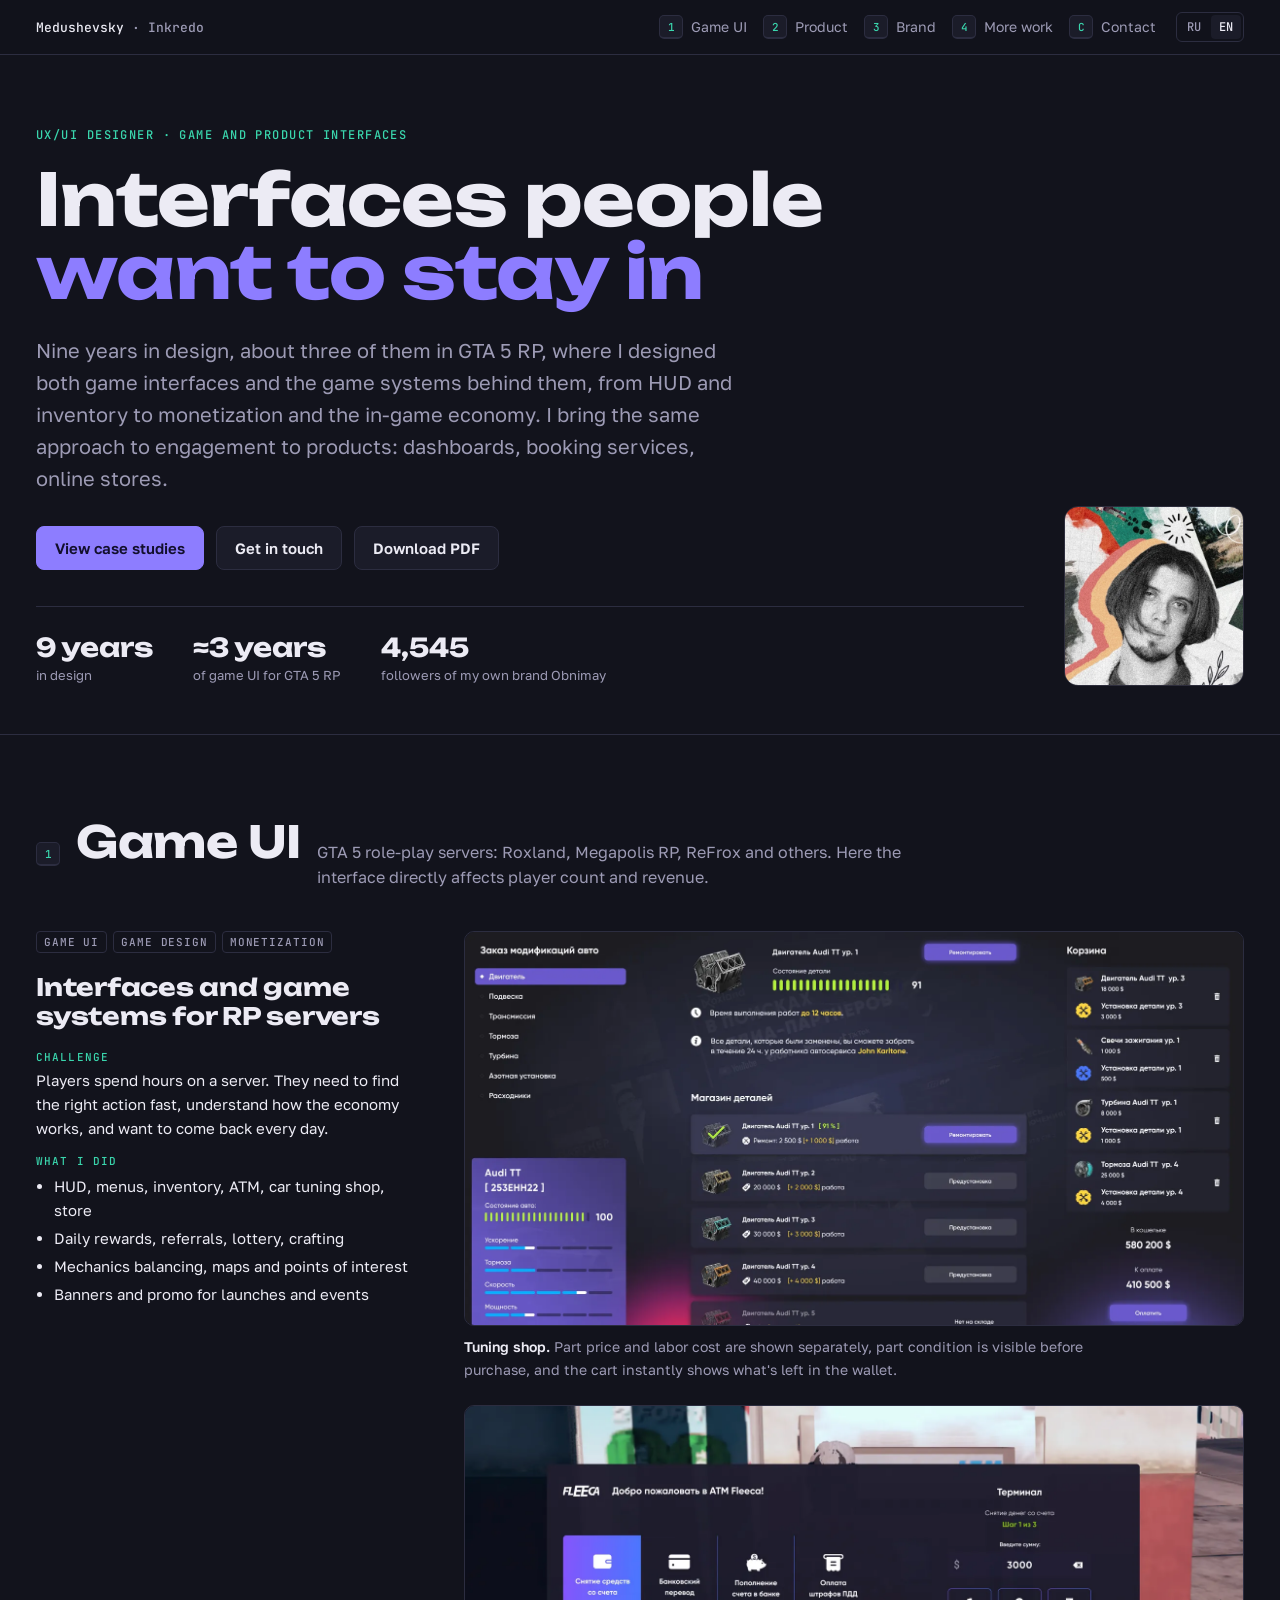
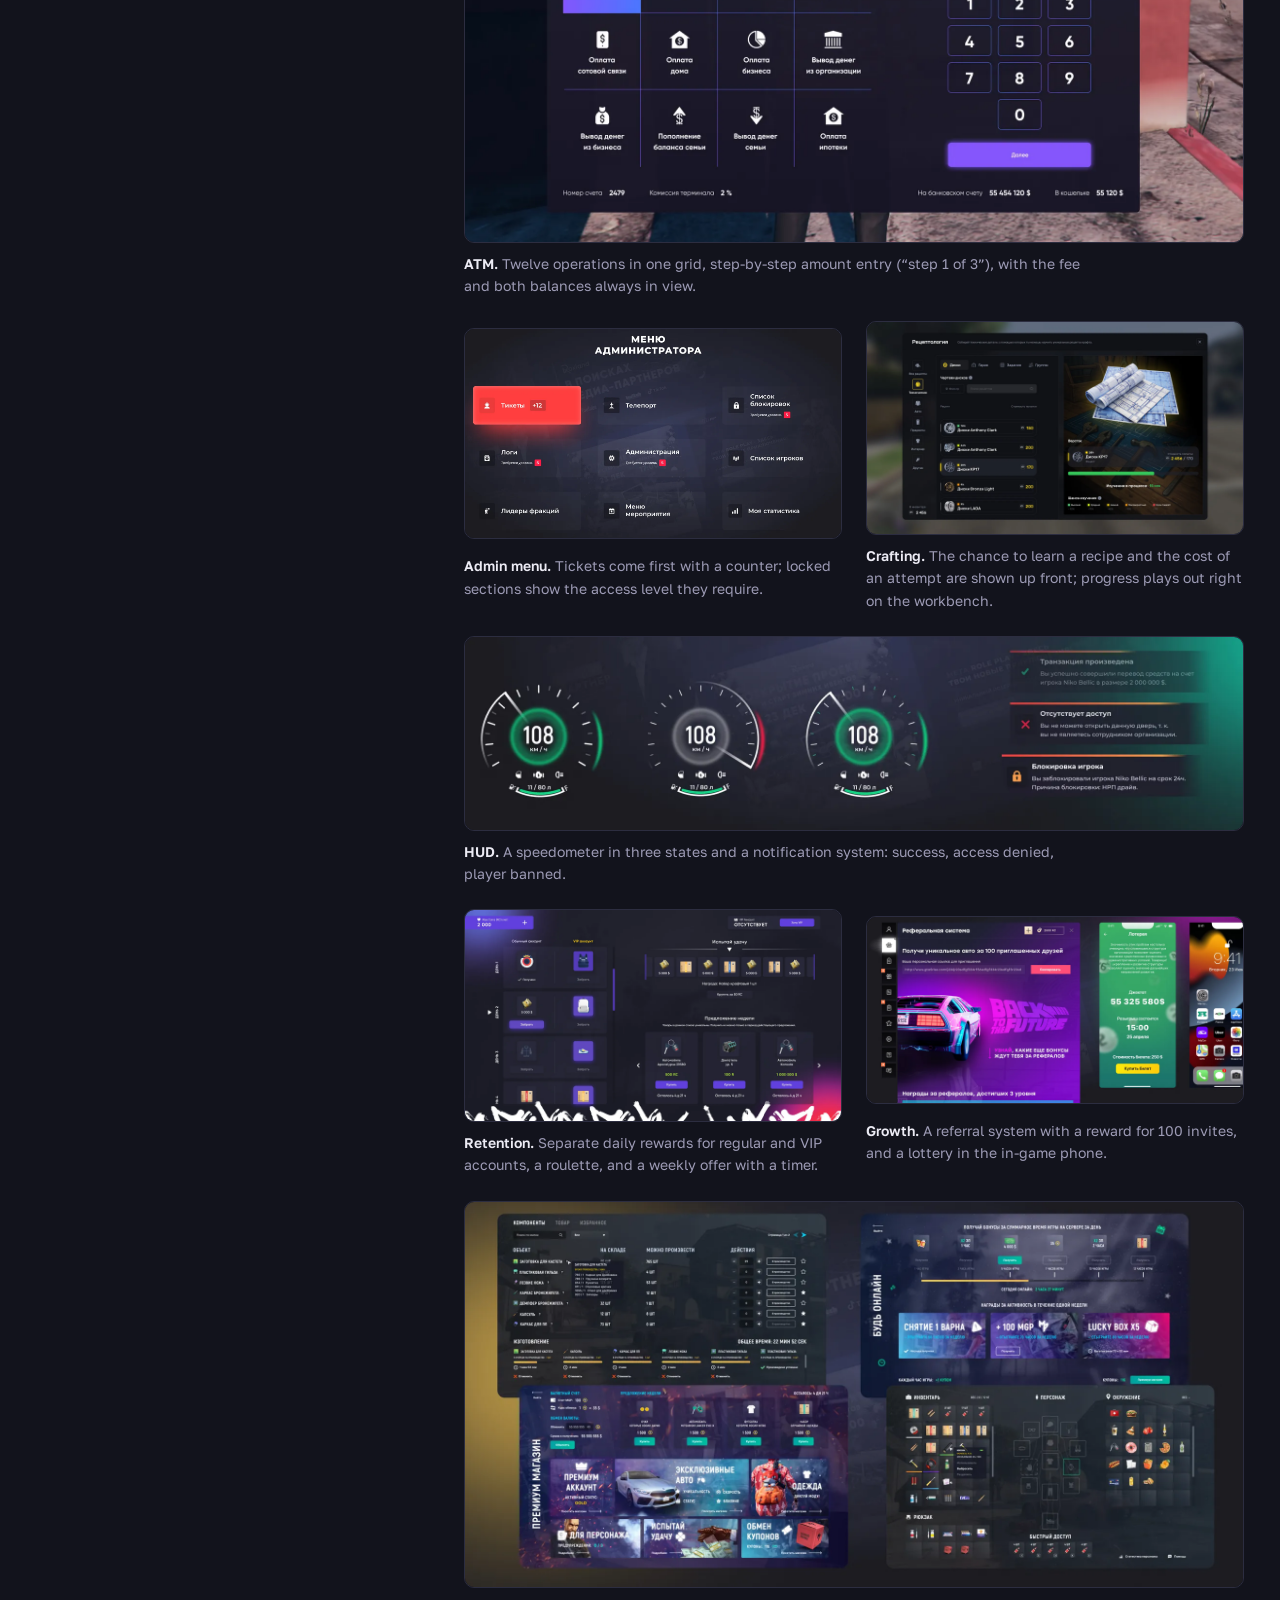
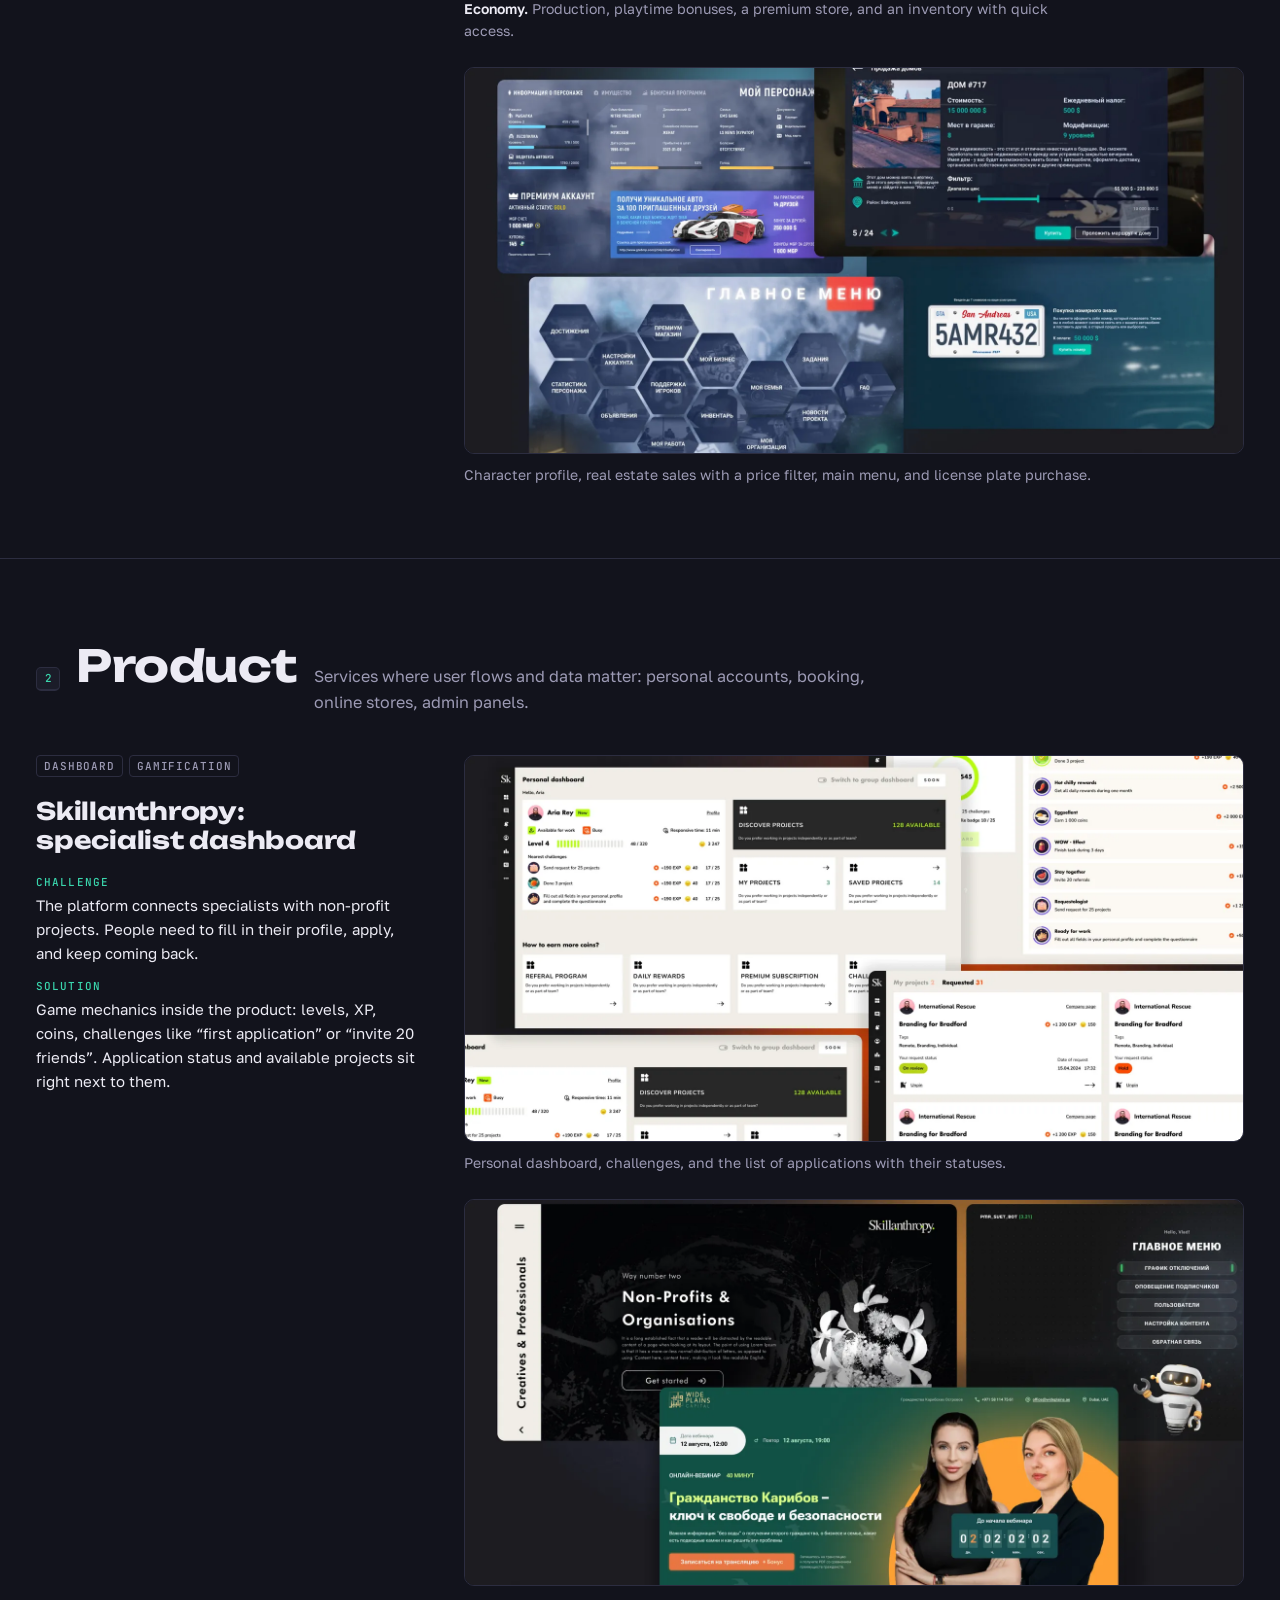
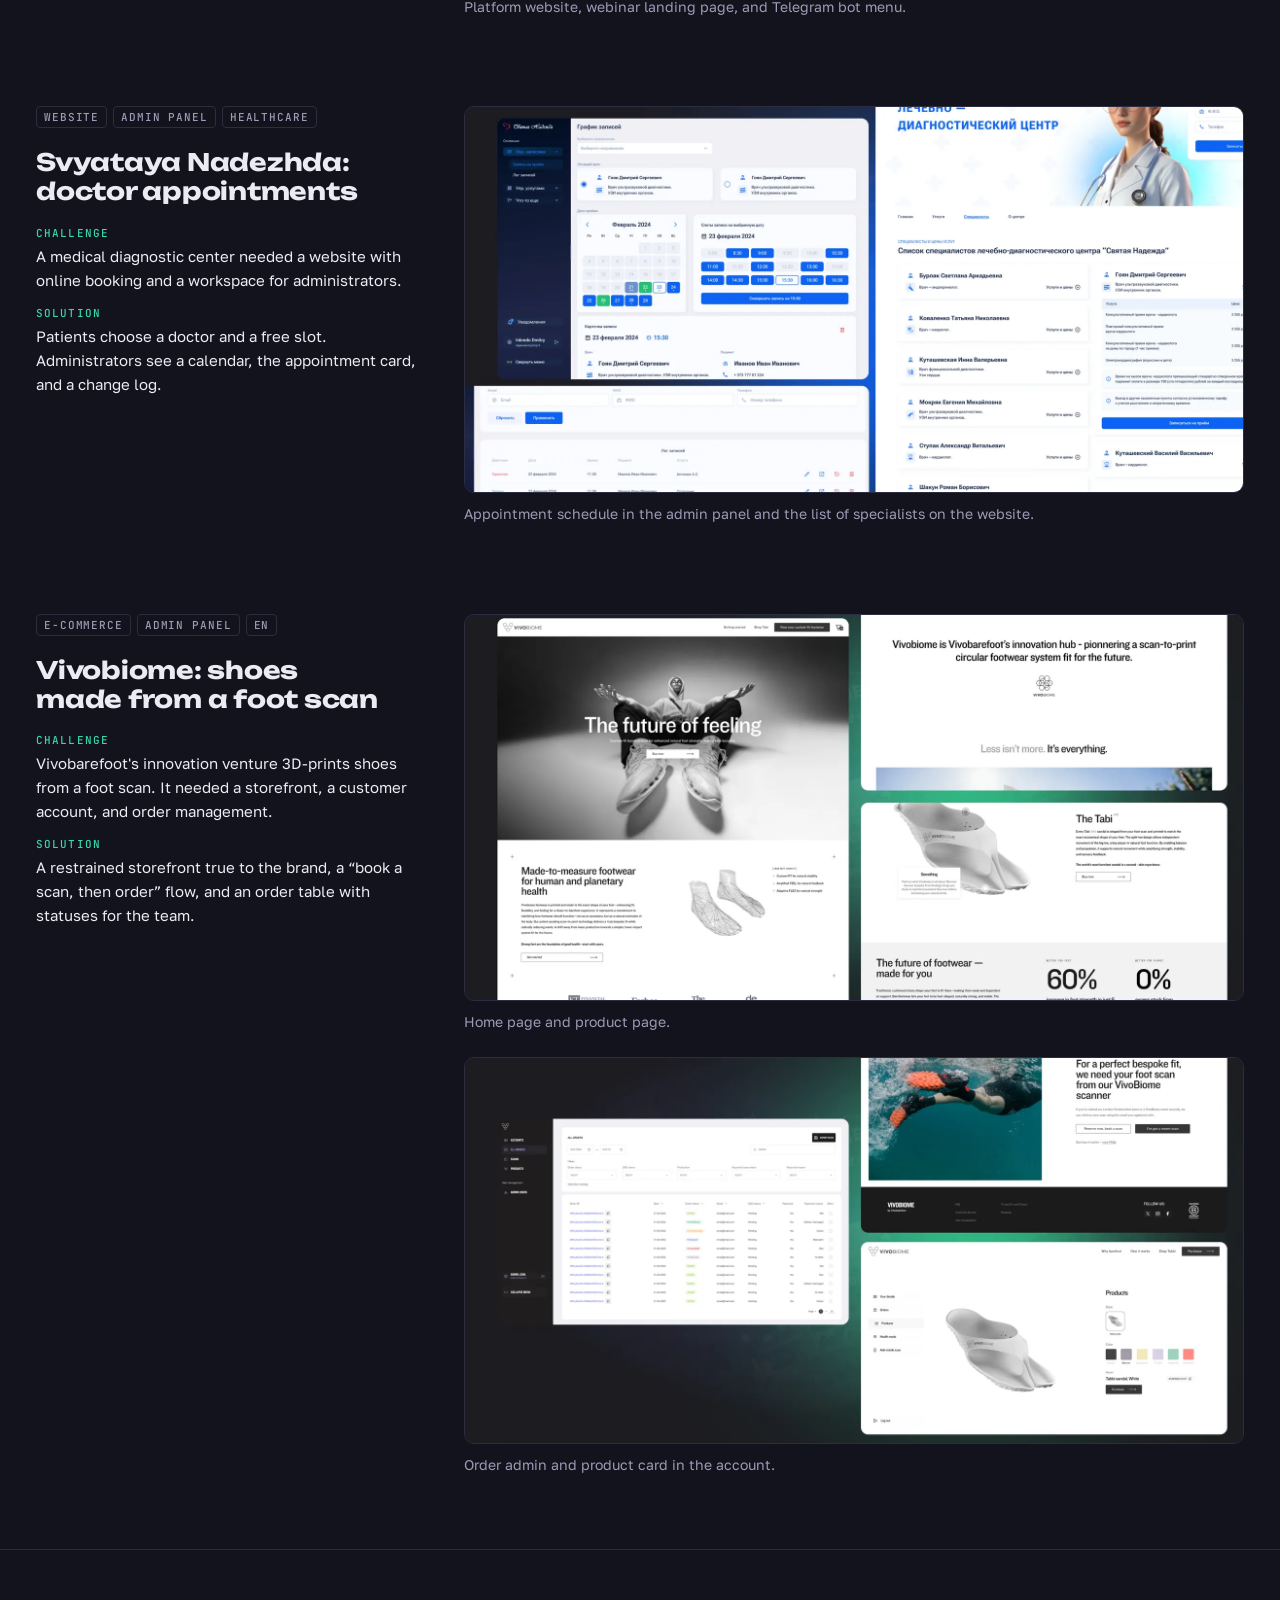
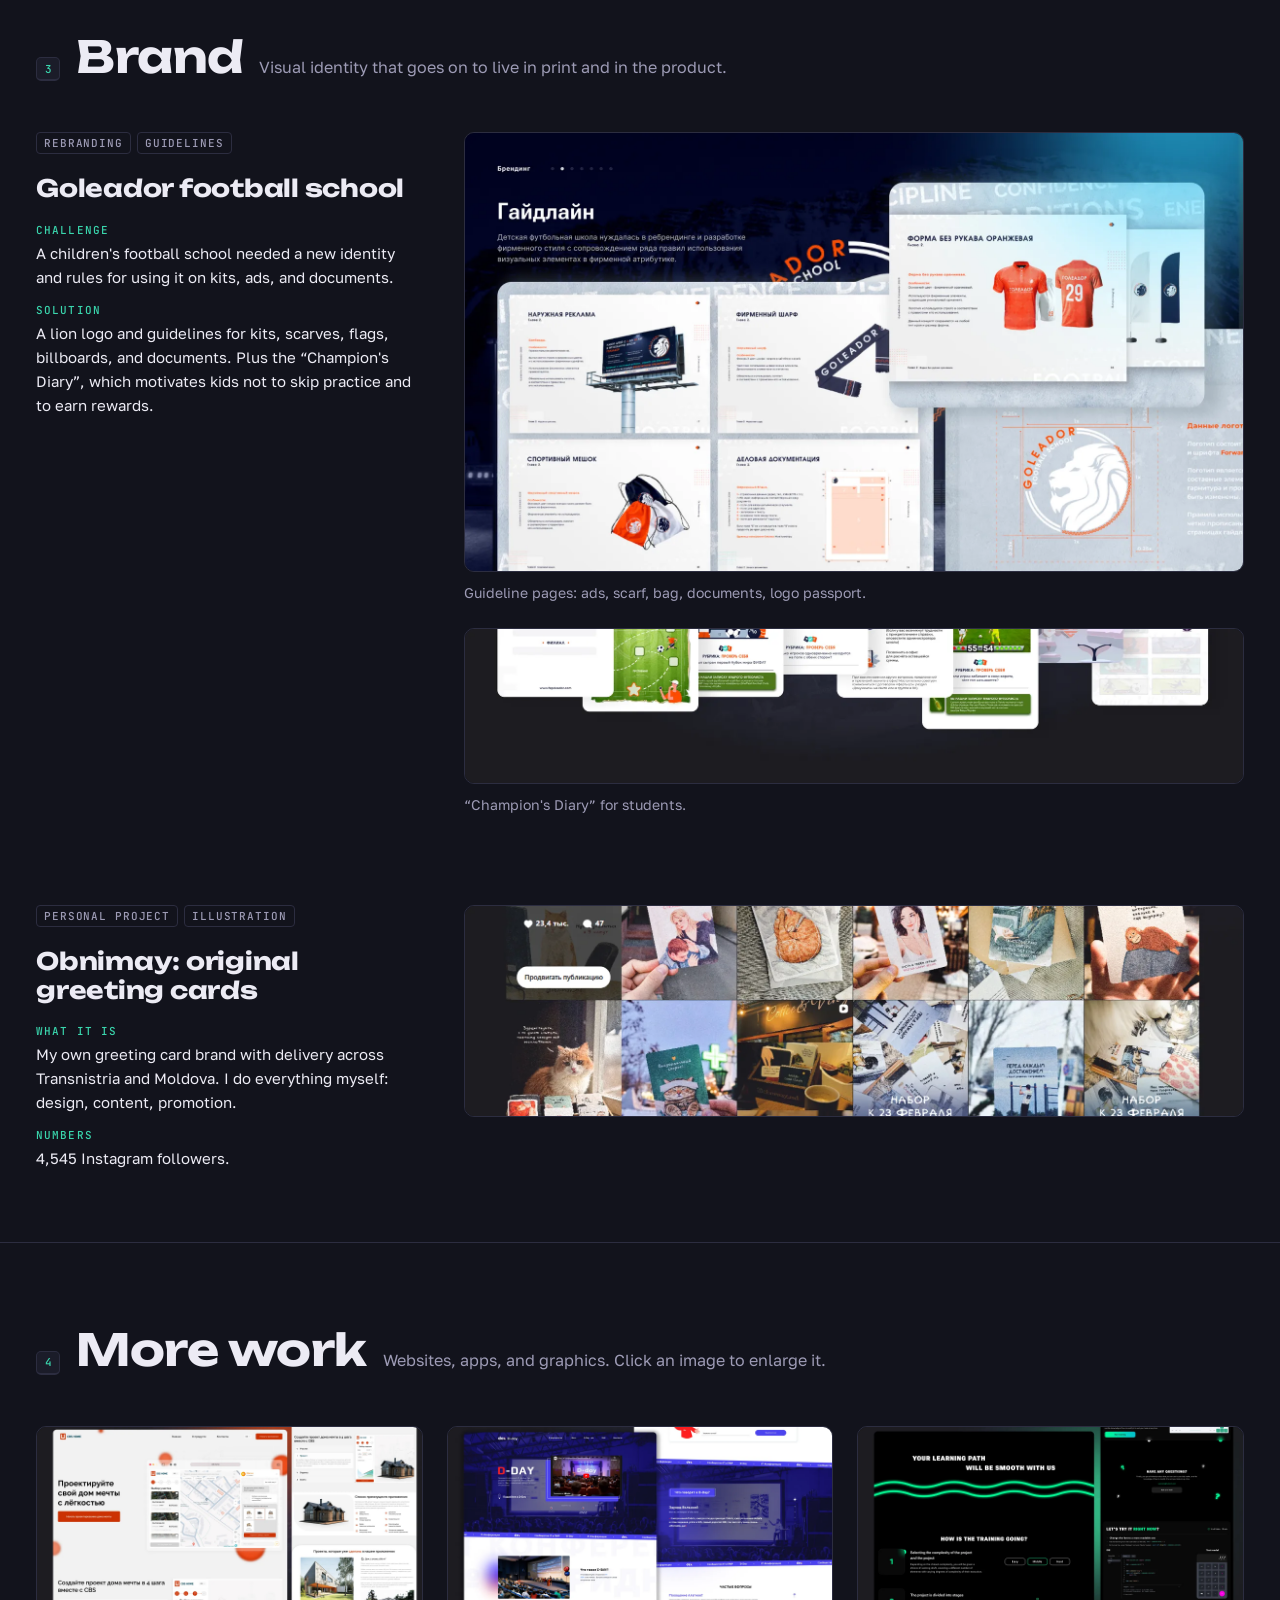
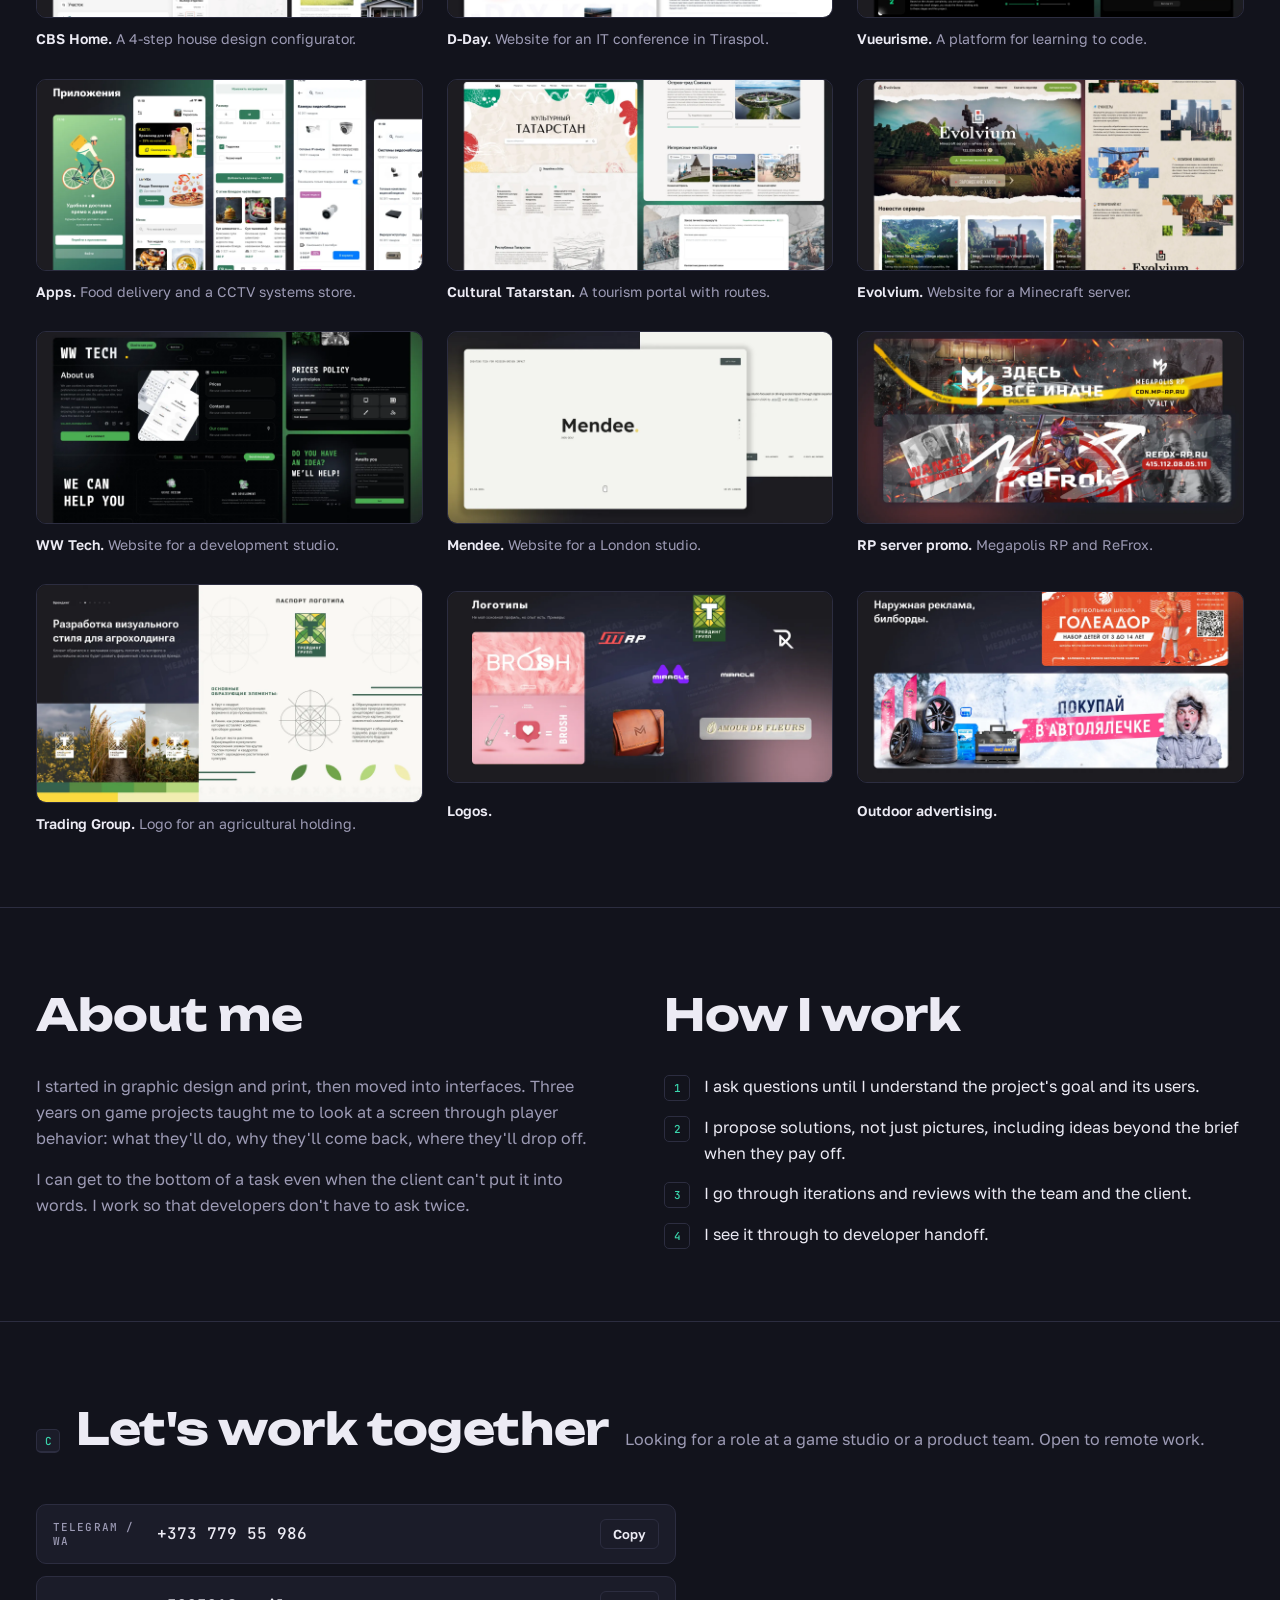
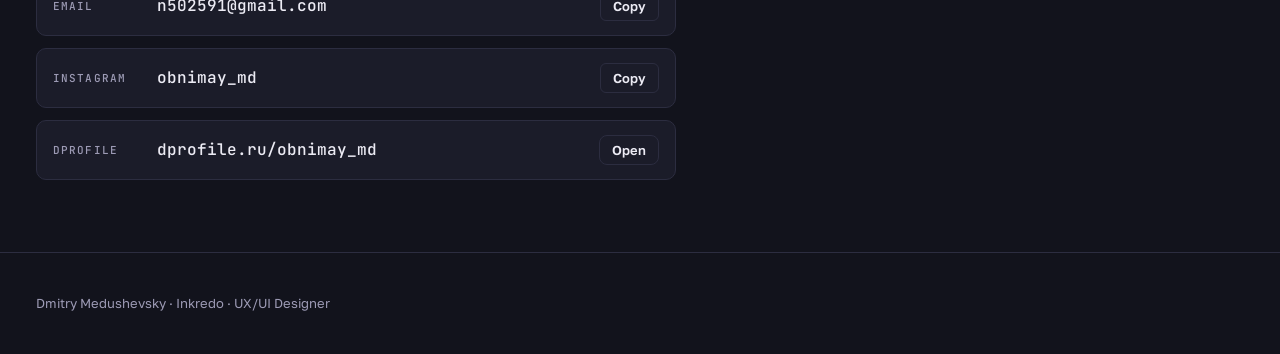
<file: index.html>
<!doctype html>
<html lang="ru">
<head>
<meta charset="utf-8">
<meta name="viewport" content="width=device-width, initial-scale=1, viewport-fit=cover">
<title>Дмитрий Медушевский — UX/UI дизайнер</title>
<meta name="description" content="Портфолио Дмитрия Медушевского: игровые интерфейсы, продуктовый UX/UI и брендинг.">
<link rel="alternate" hreflang="ru" href="https://dmitry-cv.github.io/">
<link rel="alternate" hreflang="en" href="https://dmitry-cv.github.io/en/">
<link rel="alternate" hreflang="x-default" href="https://dmitry-cv.github.io/en/">
<script>
// Non-Russian-speaking visitors get the English page, unless they picked a language in the switcher.
(function(){
  var p;try{p=localStorage.getItem('lang')}catch(e){}
  if(p==='ru')return;
  var l=((navigator.languages&&navigator.languages[0])||navigator.language||'').toLowerCase();
  if(p==='en'||(!p&&!/^(ru|uk|be|kk)(-|$)/.test(l)))location.replace('en/'+location.hash);
})();
</script>
<link rel="preconnect" href="https://fonts.googleapis.com">
<link rel="stylesheet" href="https://fonts.googleapis.com/css2?family=Unbounded:wght@500;700&family=Golos+Text:wght@400;500;600&family=JetBrains+Mono:wght@500&display=swap">
<link rel="stylesheet" href="css/style.css">
</head>
<body>
<nav class="bar" aria-label="Разделы">
  <div class="wrap">
    <div class="brand"><b>Медушевский</b> · Inkredo</div>
    <ul class="keys">
      <li><a href="#games" data-short="Игры"><kbd>1</kbd><span>Игровые интерфейсы</span></a></li>
      <li><a href="#product" data-short="Продукты"><kbd>2</kbd><span>Продукты</span></a></li>
      <li><a href="#brand" data-short="Бренд"><kbd>3</kbd><span>Бренд</span></a></li>
      <li><a href="#more" data-short="Ещё"><kbd>4</kbd><span>Другие работы</span></a></li>
      <li><a href="#contact" data-short="Связь"><kbd>C</kbd><span>Контакты</span></a></li>
    </ul>
    <div class="lang"><span aria-current="true">RU</span><a href="en/" hreflang="en" lang="en" data-lang="en">EN</a></div>
  </div>
</nav>

<header class="hero">
  <div class="wrap">
    <div>
      <div class="eyebrow">UX/UI дизайнер · игровые и продуктовые интерфейсы</div>
      <h1>Интерфейсы, в&nbsp;которых <em>хочется остаться</em></h1>
      <p class="lead">Девять лет в дизайне, из них около трёх в GTA 5 RP: делал игровые интерфейсы и сами игровые системы, от HUD и инвентаря до доната и экономики. Тот же подход к вовлечению переношу в продукты: дашборды, сервисы записи, интернет-магазины.</p>
      <div class="cta">
        <a class="btn primary" href="#games">Смотреть кейсы</a>
        <a class="btn" href="#contact">Связаться</a>
        <a class="btn" href="pdf/Medushevsky-portfolio-ru.pdf" download>Скачать PDF</a>
      </div>
      <p class="print-contacts">+373 779 55 986 (Telegram / WA) · n502591@gmail.com · dmitry-cv.github.io</p>
      <div class="facts">
        <div><strong>9 лет</strong><span>в дизайне</span></div>
        <div><strong>≈3 года</strong><span>игровой UI на GTA 5 RP</span></div>
        <div><strong>4 545</strong><span>подписчиков у личного бренда Obnimay</span></div>
      </div>
    </div>
    <img class="portrait" src="img/portrait.webp" alt="Дмитрий Медушевский" width="460" height="460">
  </div>
</header>

<main>
<!-- GAMES -->
<section class="chapter" id="games">
  <div class="wrap">
    <div class="chapter-head">
      <kbd>1</kbd>
      <h2>Игровые интерфейсы</h2>
      <p>Role Play серверы GTA 5: Roxland, Megapolis RP, ReFrox и другие. Здесь интерфейс напрямую влияет на онлайн и доход проекта.</p>
    </div>

    <article class="case">
      <div class="case-text">
        <div class="tags"><span>Game UI</span><span>Геймдизайн</span><span>Монетизация</span></div>
        <h3>Интерфейсы и игровые системы для RP-серверов</h3>
        <dl>
          <div><dt>Задача</dt><dd>Игрок проводит на сервере часы. Ему нужно быстро находить нужное действие, понимать правила экономики и хотеть возвращаться каждый день.</dd></div>
          <div><dt>Что я делал</dt><dd>
            <ul>
              <li>HUD, меню, инвентарь, банкомат, автосервис, магазин</li>
              <li>Ежедневные награды, рефералка, лотерея, крафт</li>
              <li>Баланс механик, карты и точки интереса</li>
              <li>Баннеры и промо для запусков и ивентов</li>
            </ul></dd></div>
        </dl>
      </div>

      <div class="screens">
        <figure>
          <button class="shot" type="button"><img src="img/tuning.webp" alt="Экран заказа модификаций авто" loading="lazy" width="1600" height="809"></button>
          <figcaption><b>Автосервис.</b> Цена детали и стоимость работ разделены, состояние детали видно до покупки, а корзина сразу считает остаток в кошельке.</figcaption>
        </figure>
        <figure>
          <button class="shot" type="button"><img src="img/atm.webp" alt="Интерфейс банкомата Fleeca" loading="lazy" width="1600" height="896"></button>
          <figcaption><b>Банкомат.</b> Двенадцать операций в одной сетке, ввод суммы по шагам («шаг 1 из 3»), комиссия и оба баланса всегда перед глазами.</figcaption>
        </figure>
        <div class="pair">
          <figure>
            <button class="shot" type="button"><img src="img/admin.webp" alt="Меню администратора" loading="lazy" width="1470" height="820"></button>
            <figcaption><b>Меню администратора.</b> Тикеты первыми и со счётчиком, закрытые разделы показывают требуемый уровень доступа.</figcaption>
          </figure>
          <figure>
            <button class="shot" type="button"><img src="img/craft.webp" alt="Интерфейс крафта Рецептология" loading="lazy" width="1600" height="900"></button>
            <figcaption><b>Крафт.</b> Шанс изучения рецепта и цена попытки видны заранее, прогресс идёт прямо на верстаке.</figcaption>
          </figure>
        </div>
        <figure>
          <button class="shot" type="button"><img src="img/hud.webp" alt="Спидометр и уведомления HUD" loading="lazy" width="1600" height="396"></button>
          <figcaption><b>HUD.</b> Спидометр в трёх состояниях и система уведомлений: успех, нет доступа, блокировка игрока.</figcaption>
        </figure>
        <div class="pair">
          <figure>
            <button class="shot" type="button"><img src="img/daily.webp" alt="Ежедневные награды и предложение недели" loading="lazy" width="1600" height="896"></button>
            <figcaption><b>Удержание.</b> Ежедневные награды отдельно для обычного и VIP-аккаунта, рулетка и предложение недели с таймером.</figcaption>
          </figure>
          <figure>
            <button class="shot" type="button"><img src="img/referral.webp" alt="Реферальная система и лотерея в игровом телефоне" loading="lazy" width="1600" height="792"></button>
            <figcaption><b>Рост.</b> Реферальная система с наградой за 100 приглашённых и лотерея в игровом телефоне.</figcaption>
          </figure>
        </div>
        <figure>
          <button class="shot" type="button"><img src="img/shop.webp" alt="Премиум-магазин, инвентарь и производство" loading="lazy" width="1600" height="792"></button>
          <figcaption><b>Экономика.</b> Производство, бонусы за онлайн, премиум-магазин и инвентарь с быстрым доступом.</figcaption>
        </figure>
        <figure>
          <button class="shot" type="button"><img src="img/gamemenus.webp" alt="Меню персонажа, продажа домов, главное меню" loading="lazy" width="1600" height="792"></button>
          <figcaption>Профиль персонажа, продажа недвижимости с фильтром по цене, главное меню и покупка номерного знака.</figcaption>
        </figure>
      </div>
    </article>
  </div>
</section>

<!-- PRODUCT -->
<section class="chapter" id="product">
  <div class="wrap">
    <div class="chapter-head">
      <kbd>2</kbd>
      <h2>Продукты</h2>
      <p>Сервисы, где важны сценарии и данные: личные кабинеты, запись, интернет-магазины, админки.</p>
    </div>

    <article class="case">
      <div class="case-text">
        <div class="tags"><span>Дашборд</span><span>Геймификация</span></div>
        <h3>Skillanthropy: кабинет специалиста</h3>
        <dl>
          <div><dt>Задача</dt><dd>Платформа связывает специалистов с некоммерческими проектами. Нужно, чтобы люди заполняли профиль, откликались и возвращались.</dd></div>
          <div><dt>Решение</dt><dd>Механики из игр в продукте: уровни, опыт, монеты, челленджи вроде «первый отклик» или «пригласи 20 друзей». Рядом статус заявок и доступные проекты.</dd></div>
        </dl>
      </div>
      <div class="screens">
        <figure>
          <button class="shot" type="button"><img src="img/sk.webp" alt="Личный кабинет Skillanthropy с челленджами" loading="lazy" width="1600" height="792"></button>
          <figcaption>Личный кабинет, челленджи и список заявок с их статусами.</figcaption>
        </figure>
        <figure>
          <button class="shot" type="button"><img src="img/skill.webp" alt="Сайт Skillanthropy и другие лендинги" loading="lazy" width="1600" height="792"></button>
          <figcaption>Сайт платформы, лендинг вебинара и меню Telegram-бота.</figcaption>
        </figure>
      </div>
    </article>

    <article class="case">
      <div class="case-text">
        <div class="tags"><span>Сайт</span><span>Админка</span><span>Медицина</span></div>
        <h3>«Святая Надежда»: запись к врачу</h3>
        <dl>
          <div><dt>Задача</dt><dd>Лечебно-диагностическому центру нужен сайт с записью к специалистам и рабочее место администратора.</dd></div>
          <div><dt>Решение</dt><dd>Пациент выбирает врача и свободный слот. Администратор видит календарь, карточку записи и журнал изменений.</dd></div>
        </dl>
      </div>
      <div class="screens">
        <figure>
          <button class="shot" type="button"><img src="img/med.webp" alt="График записей и сайт медицинского центра" loading="lazy" width="1600" height="792"></button>
          <figcaption>График записей в админке и список специалистов на сайте.</figcaption>
        </figure>
      </div>
    </article>

    <article class="case">
      <div class="case-text">
        <div class="tags"><span>E-commerce</span><span>Админка</span><span>EN</span></div>
        <h3>Vivobiome: обувь по скану стопы</h3>
        <dl>
          <div><dt>Задача</dt><dd>Инновационное направление Vivobarefoot печатает обувь по 3D-скану стопы. Нужны витрина, личный кабинет и управление заказами.</dd></div>
          <div><dt>Решение</dt><dd>Сдержанная витрина в духе бренда, путь «запись на скан, потом заказ» и таблица заказов со статусами для команды.</dd></div>
        </dl>
      </div>
      <div class="screens">
        <figure>
          <button class="shot" type="button"><img src="img/vivo1.webp" alt="Сайт Vivobiome" loading="lazy" width="1600" height="792"></button>
          <figcaption>Главная и страница продукта.</figcaption>
        </figure>
        <figure>
          <button class="shot" type="button"><img src="img/vivo2.webp" alt="Админка заказов Vivobiome" loading="lazy" width="1600" height="792"></button>
          <figcaption>Админка заказов и карточка товара в кабинете.</figcaption>
        </figure>
      </div>
    </article>
  </div>
</section>

<!-- BRAND -->
<section class="chapter" id="brand">
  <div class="wrap">
    <div class="chapter-head">
      <kbd>3</kbd>
      <h2>Бренд</h2>
      <p>Фирменный стиль, который потом живёт в носителях и в продукте.</p>
    </div>

    <article class="case">
      <div class="case-text">
        <div class="tags"><span>Ребрендинг</span><span>Гайдлайн</span></div>
        <h3>Футбольная школа «Голеадор»</h3>
        <dl>
          <div><dt>Задача</dt><dd>Детской футбольной школе нужен был новый стиль и правила его использования на форме, рекламе и документах.</dd></div>
          <div><dt>Решение</dt><dd>Логотип со львом, гайдлайн на форму, шарфы, флаги, билборды и документы. Отдельно «Дневник чемпиона»: он мотивирует детей не пропускать тренировки и получать поощрения.</dd></div>
        </dl>
      </div>
      <div class="screens">
        <figure>
          <button class="shot" type="button"><img src="img/goleador.webp" alt="Гайдлайн футбольной школы Голеадор" loading="lazy" width="1600" height="900"></button>
          <figcaption>Страницы гайдлайна: реклама, шарф, мешок, документы, паспорт логотипа.</figcaption>
        </figure>
        <figure>
          <button class="shot" type="button"><img src="img/diary.webp" alt="Дневник чемпиона" loading="lazy" width="1600" height="317"></button>
          <figcaption>«Дневник чемпиона» для учеников.</figcaption>
        </figure>
      </div>
    </article>

    <article class="case">
      <div class="case-text">
        <div class="tags"><span>Личный проект</span><span>Иллюстрация</span></div>
        <h3>Obnimay: авторские открытки</h3>
        <dl>
          <div><dt>Что это</dt><dd>Собственный бренд открыток с доставкой по Приднестровью и Молдове. Делаю всё сам: дизайн, контент, продвижение.</dd></div>
          <div><dt>Цифры</dt><dd>4 545 подписчиков в Instagram.</dd></div>
        </dl>
      </div>
      <div class="screens">
        <figure>
          <button class="shot" type="button"><img src="img/obnimay.webp" alt="Открытки Obnimay" loading="lazy" width="1600" height="433"></button>
        </figure>
      </div>
    </article>
  </div>
</section>

<!-- MORE -->
<section class="chapter" id="more">
  <div class="wrap">
    <div class="chapter-head">
      <kbd>4</kbd>
      <h2>Другие работы</h2>
      <p>Сайты, приложения и графика. Нажмите на картинку, чтобы увеличить.</p>
    </div>
    <div class="grid">
      <figure><button class="shot" type="button"><img src="img/cbs.webp" alt="CBS Home" loading="lazy" width="1600" height="792"></button><figcaption><b>CBS Home.</b> Конструктор проекта дома за 4 шага.</figcaption></figure>
      <figure><button class="shot" type="button"><img src="img/dday.webp" alt="D-Day" loading="lazy" width="1600" height="792"></button><figcaption><b>D-Day.</b> Сайт IT-конференции в Тирасполе.</figcaption></figure>
      <figure><button class="shot" type="button"><img src="img/vue.webp" alt="Обучение Vue.js" loading="lazy" width="1600" height="792"></button><figcaption><b>Vueurisme.</b> Платформа обучения программированию.</figcaption></figure>
      <figure><button class="shot" type="button"><img src="img/apps.webp" alt="Мобильные приложения" loading="lazy" width="1600" height="792"></button><figcaption><b>Приложения.</b> Доставка еды и магазин систем видеонаблюдения.</figcaption></figure>
      <figure><button class="shot" type="button"><img src="img/tatar.webp" alt="Культурный Татарстан" loading="lazy" width="1600" height="792"></button><figcaption><b>Культурный Татарстан.</b> Туристический портал с маршрутами.</figcaption></figure>
      <figure><button class="shot" type="button"><img src="img/evolvium.webp" alt="Evolvium" loading="lazy" width="1600" height="792"></button><figcaption><b>Evolvium.</b> Сайт игрового сервера Minecraft.</figcaption></figure>
      <figure><button class="shot" type="button"><img src="img/wwtech.webp" alt="WW Tech" loading="lazy" width="1600" height="792"></button><figcaption><b>WW Tech.</b> Сайт студии разработки.</figcaption></figure>
      <figure><button class="shot" type="button"><img src="img/mendee.webp" alt="Mendee" loading="lazy" width="1600" height="792"></button><figcaption><b>Mendee.</b> Сайт студии из Лондона.</figcaption></figure>
      <figure><button class="shot" type="button"><img src="img/banners.webp" alt="Баннеры RP-серверов" loading="lazy" width="1600" height="792"></button><figcaption><b>Промо RP-серверов.</b> Megapolis RP и ReFrox.</figcaption></figure>
      <figure><button class="shot" type="button"><img src="img/agro.webp" alt="Трейдинг Групп" loading="lazy" width="1600" height="900"></button><figcaption><b>Трейдинг Групп.</b> Логотип агрохолдинга.</figcaption></figure>
      <figure><button class="shot" type="button"><img src="img/logos.webp" alt="Логотипы" loading="lazy" width="1600" height="792"></button><figcaption><b>Логотипы.</b></figcaption></figure>
      <figure><button class="shot" type="button"><img src="img/billboards.webp" alt="Наружная реклама" loading="lazy" width="1600" height="792"></button><figcaption><b>Наружная реклама.</b></figcaption></figure>
    </div>
  </div>
</section>

<!-- ABOUT -->
<section class="chapter" id="about">
  <div class="wrap about">
    <div>
      <div class="chapter-head" style="margin-bottom:24px"><h2>Обо мне</h2></div>
      <p>Начинал с графического дизайна и полиграфии, потом ушёл в интерфейсы. Три года на игровых проектах научили смотреть на экран через поведение игрока: что он сделает, почему вернётся, где бросит.</p>
      <p>Умею разобраться в задаче, даже когда заказчик сам не может её сформулировать. Работаю в команде так, чтобы разработчикам не приходилось переспрашивать.</p>
    </div>
    <div>
      <div class="chapter-head" style="margin-bottom:24px"><h2>Как работаю</h2></div>
      <ol class="steps">
        <li>Задаю вопросы, пока не пойму цель проекта и пользователя.</li>
        <li>Предлагаю решения, а не только картинки, включая идеи сверх ТЗ, если они окупаются.</li>
        <li>Прохожу итерации и ревью с командой и заказчиком.</li>
        <li>Довожу до передачи в разработку.</li>
      </ol>
    </div>
  </div>
</section>

<!-- CONTACT -->
<section class="chapter" id="contact">
  <div class="wrap">
    <div class="chapter-head"><kbd>C</kbd><h2>Давайте поработаем</h2><p>Ищу работу в геймдев-студии или продуктовой команде. Готов к удалёнке.</p></div>
    <div class="contact">
      <div class="row"><span>Telegram / WA</span><code>+373 779 55 986</code><button type="button" data-copy="+37377955986">Копировать</button></div>
      <div class="row"><span>Почта</span><code>n502591@gmail.com</code><button type="button" data-copy="n502591@gmail.com">Копировать</button></div>
      <div class="row"><span>Instagram</span><code>obnimay_md</code><button type="button" data-copy="obnimay_md">Копировать</button></div>
      <div class="row"><span>Dprofile</span><code>dprofile.ru/obnimay_md</code><a class="btn" style="padding:6px 12px;font-size:13px" href="https://dprofile.ru/obnimay_md" target="_blank" rel="noopener">Открыть</a></div>
    </div>
  </div>
</section>
</main>

<footer><div class="wrap">Дмитрий Медушевский · Inkredo · UX/UI дизайнер</div></footer>

<dialog id="lb" aria-label="Увеличенное изображение">
  <button type="button" id="lbClose">Закрыть <kbd>Esc</kbd></button>
  <img id="lbImg" alt="">
</dialog>
<script src="js/main.js" defer></script>
</body>
</html>
</file>
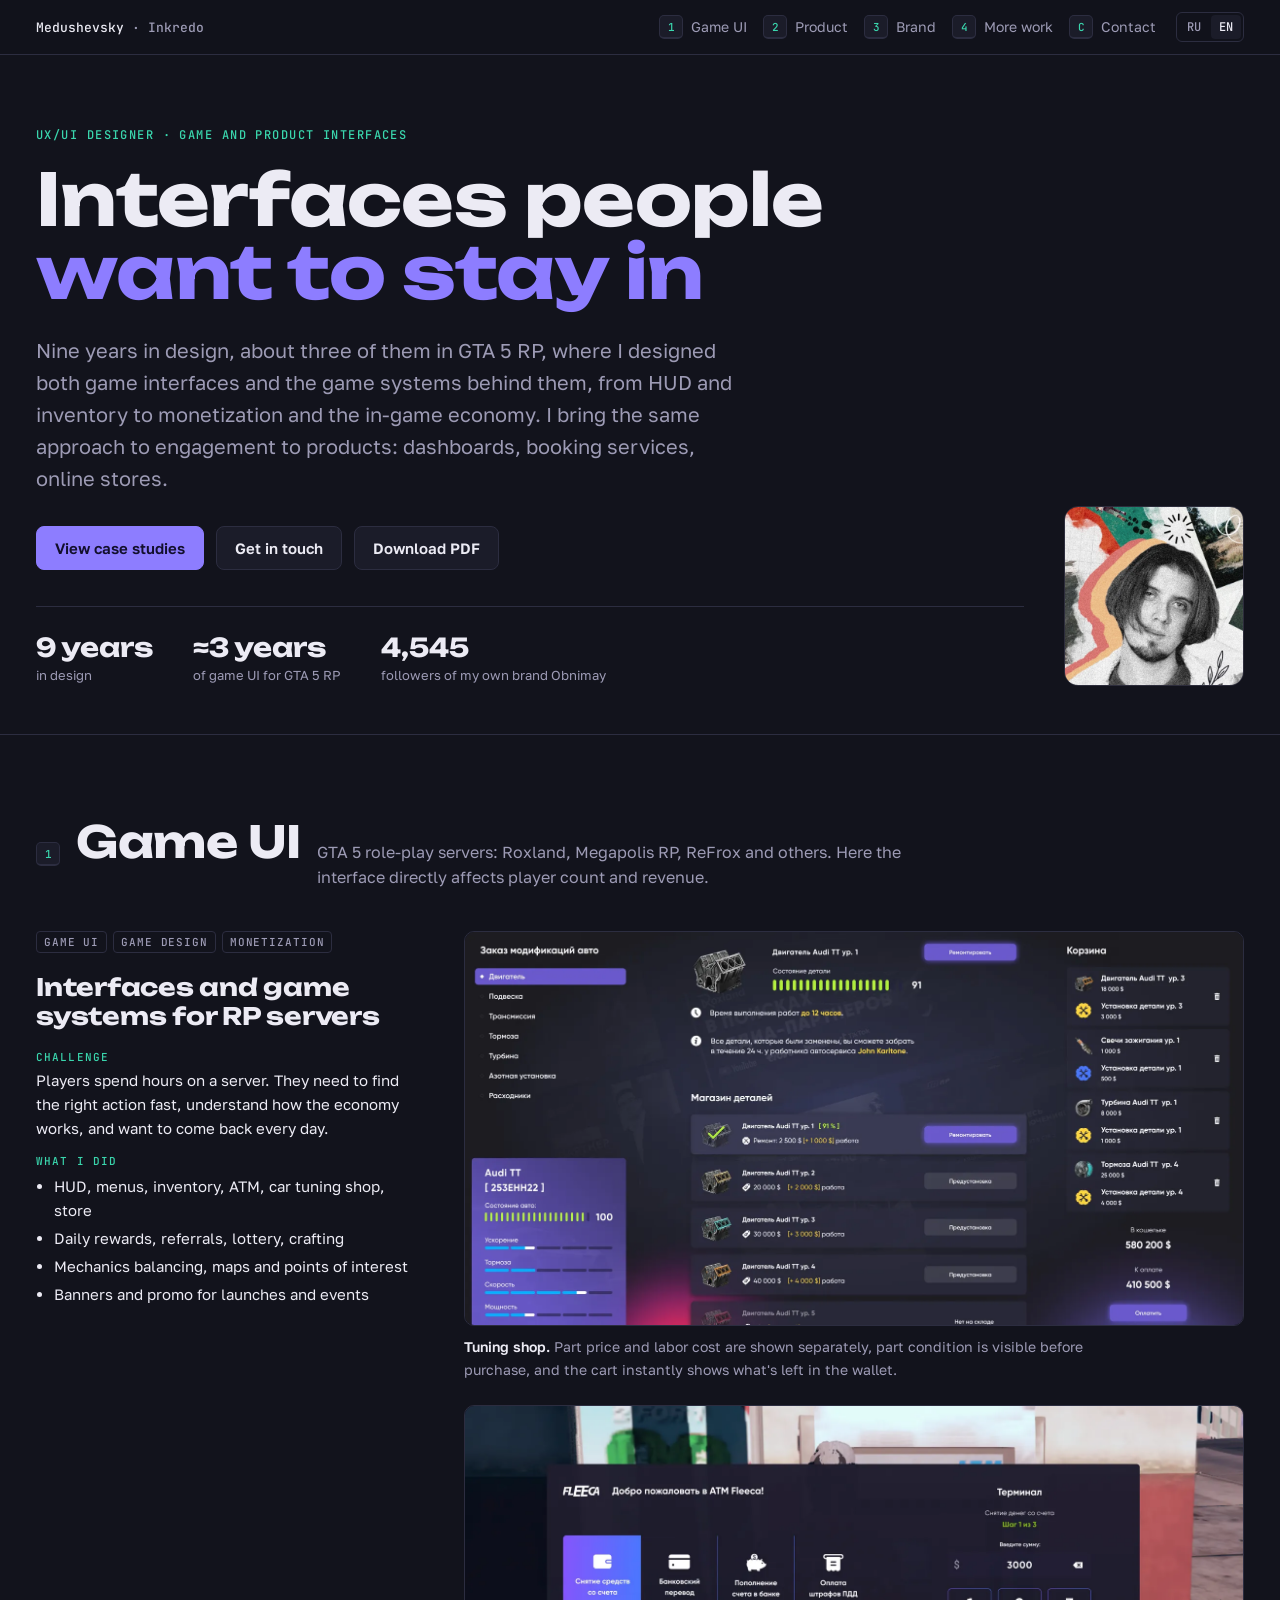
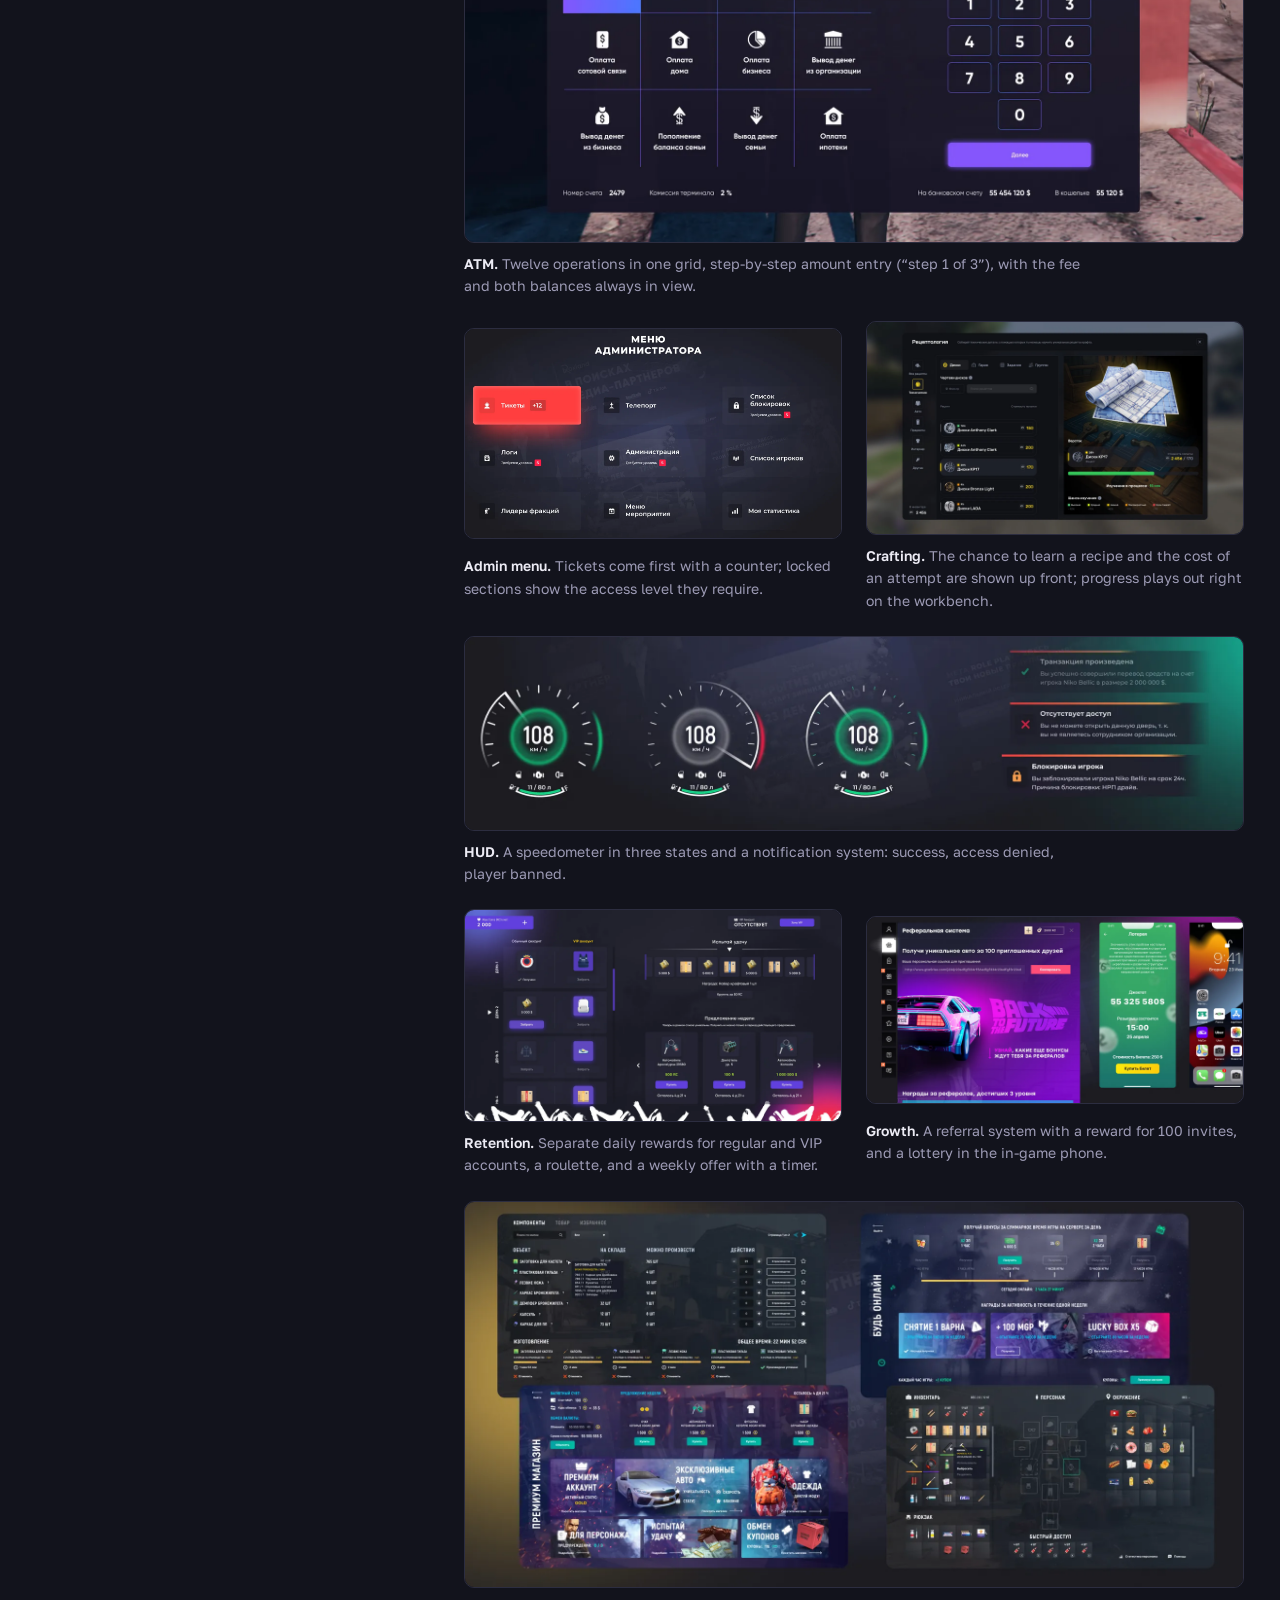
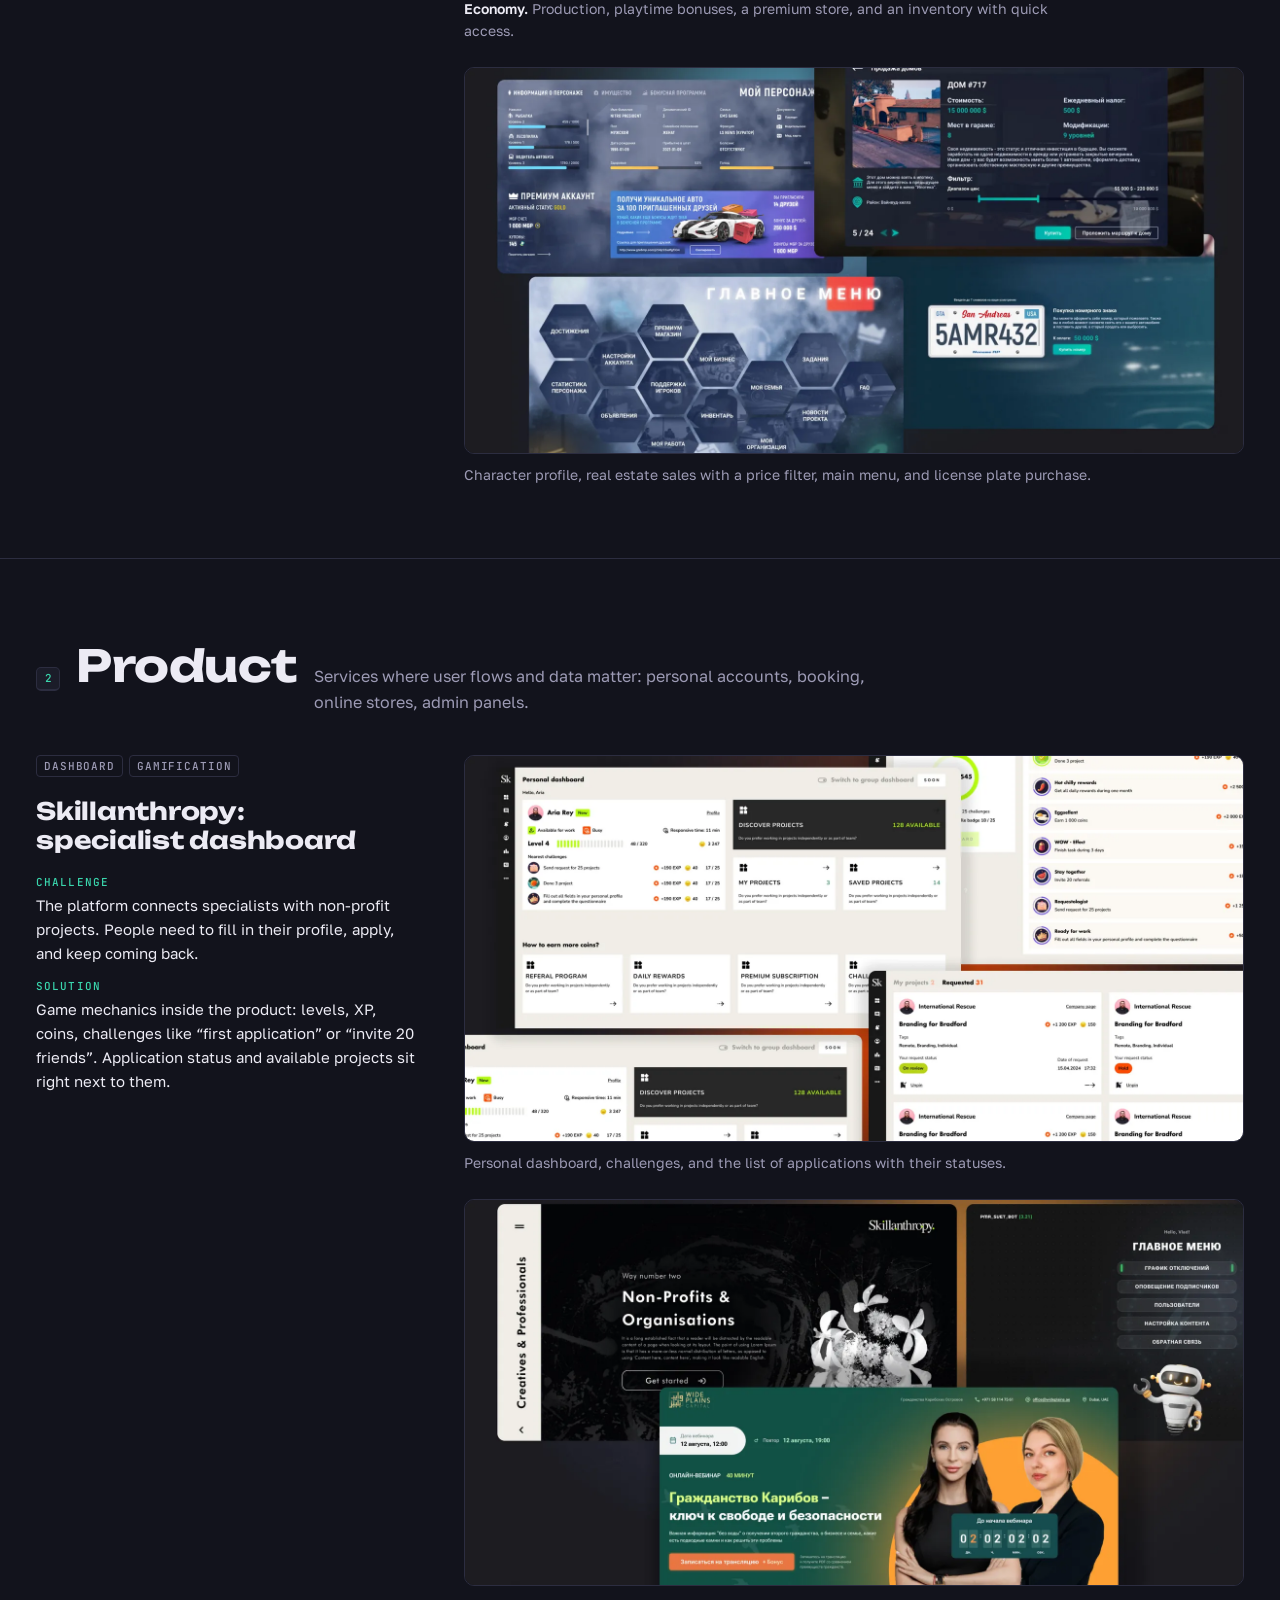
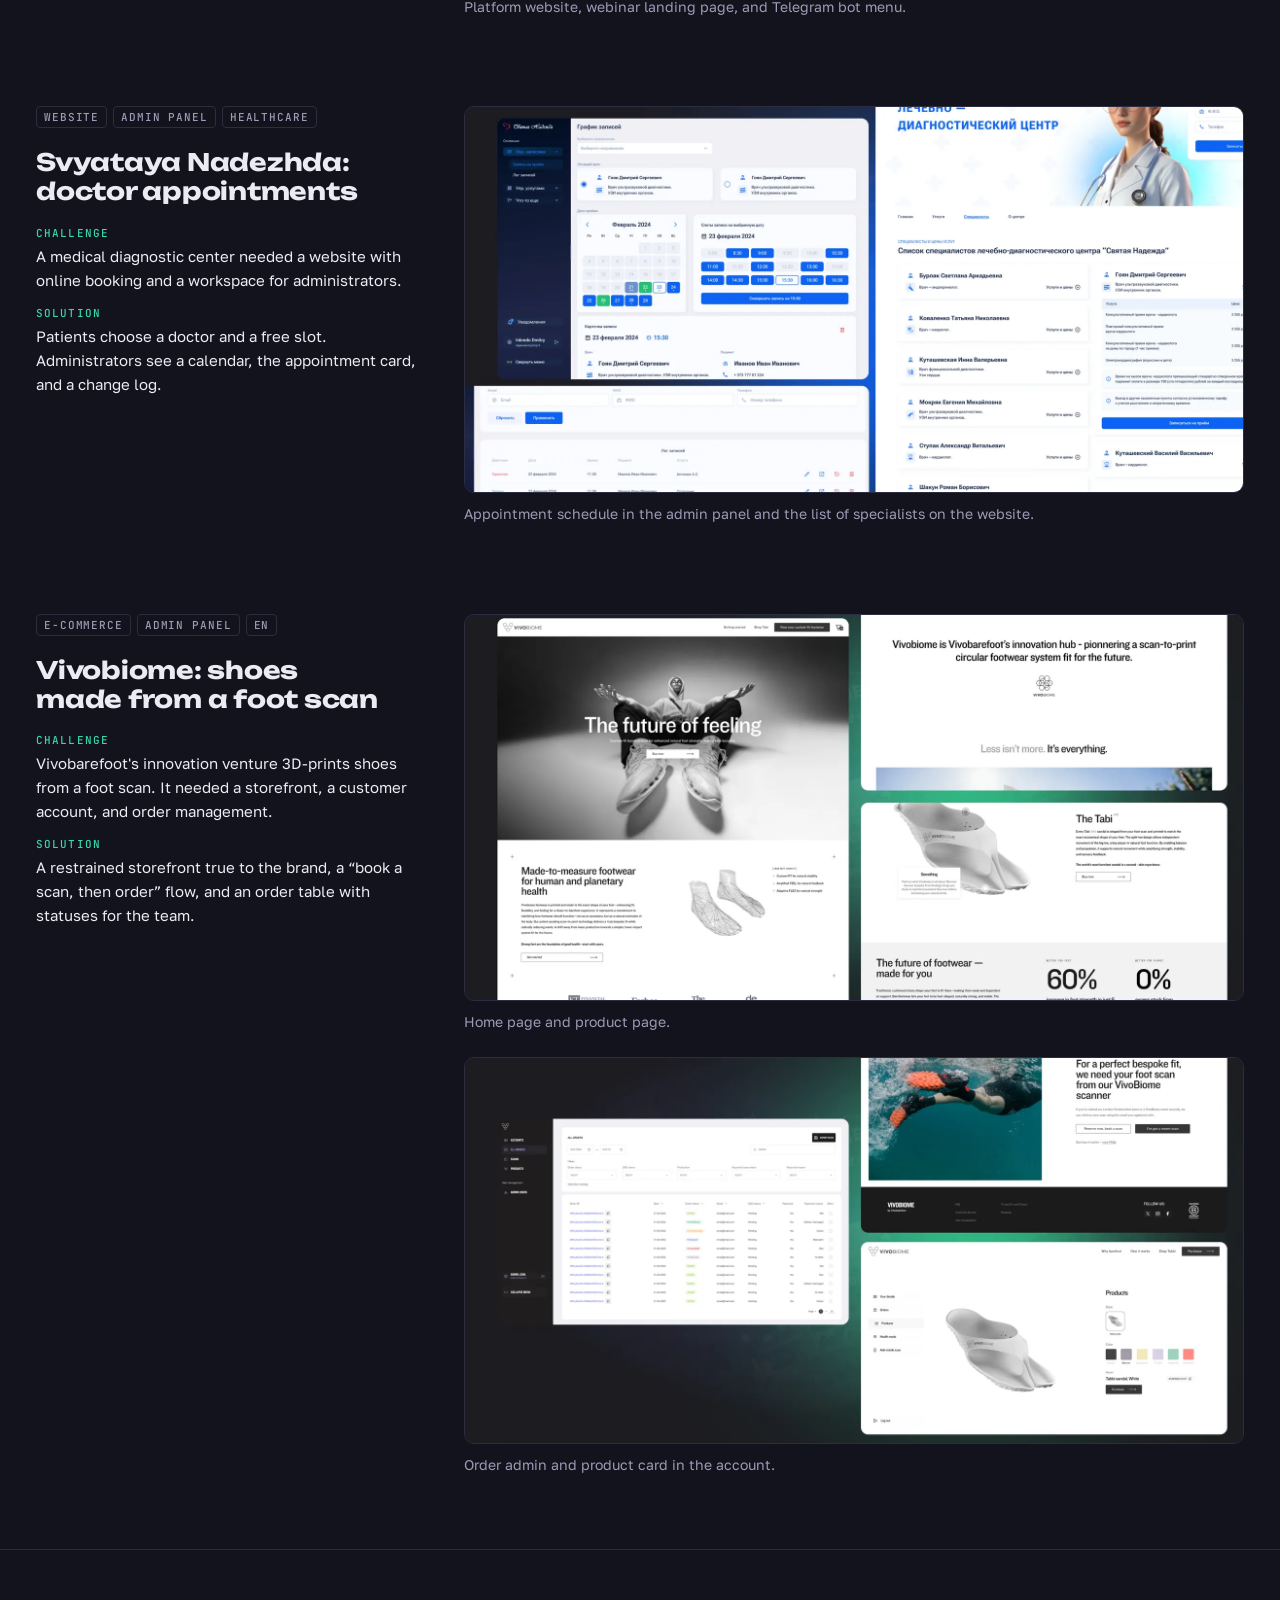
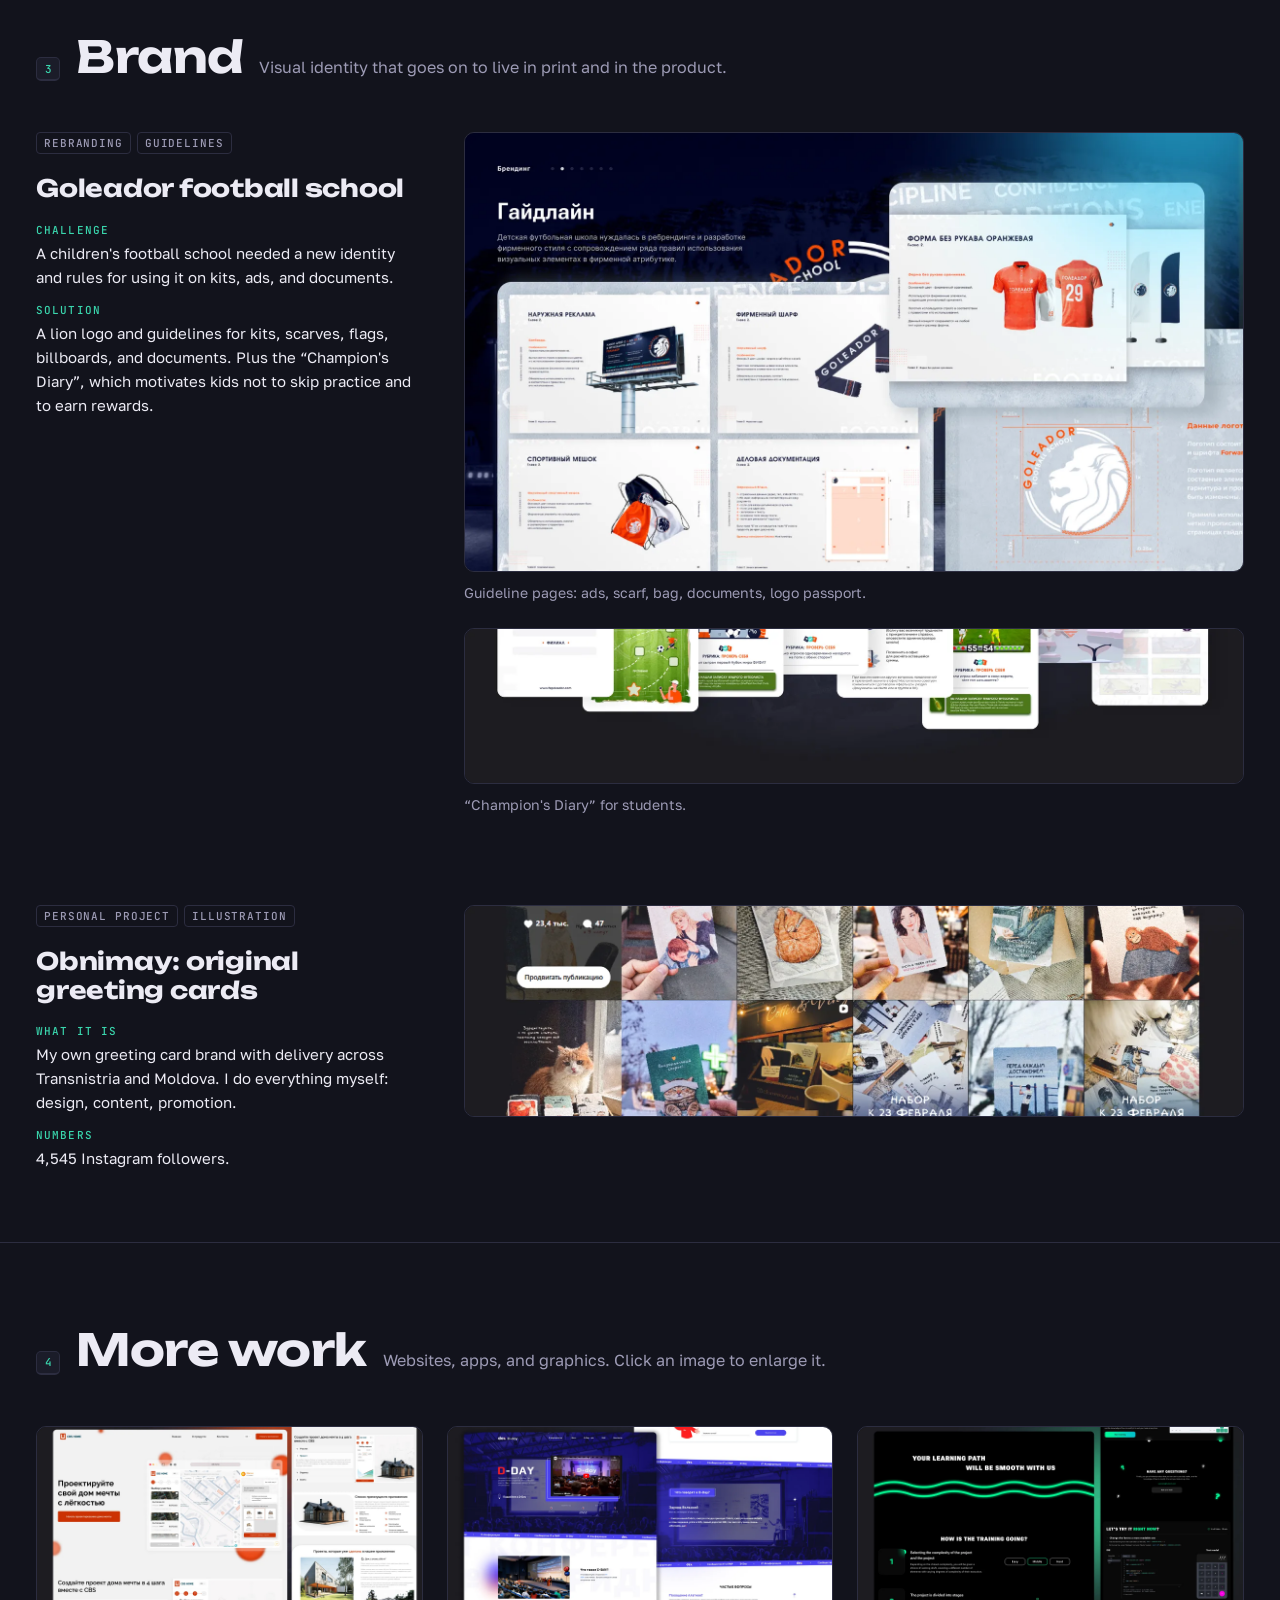
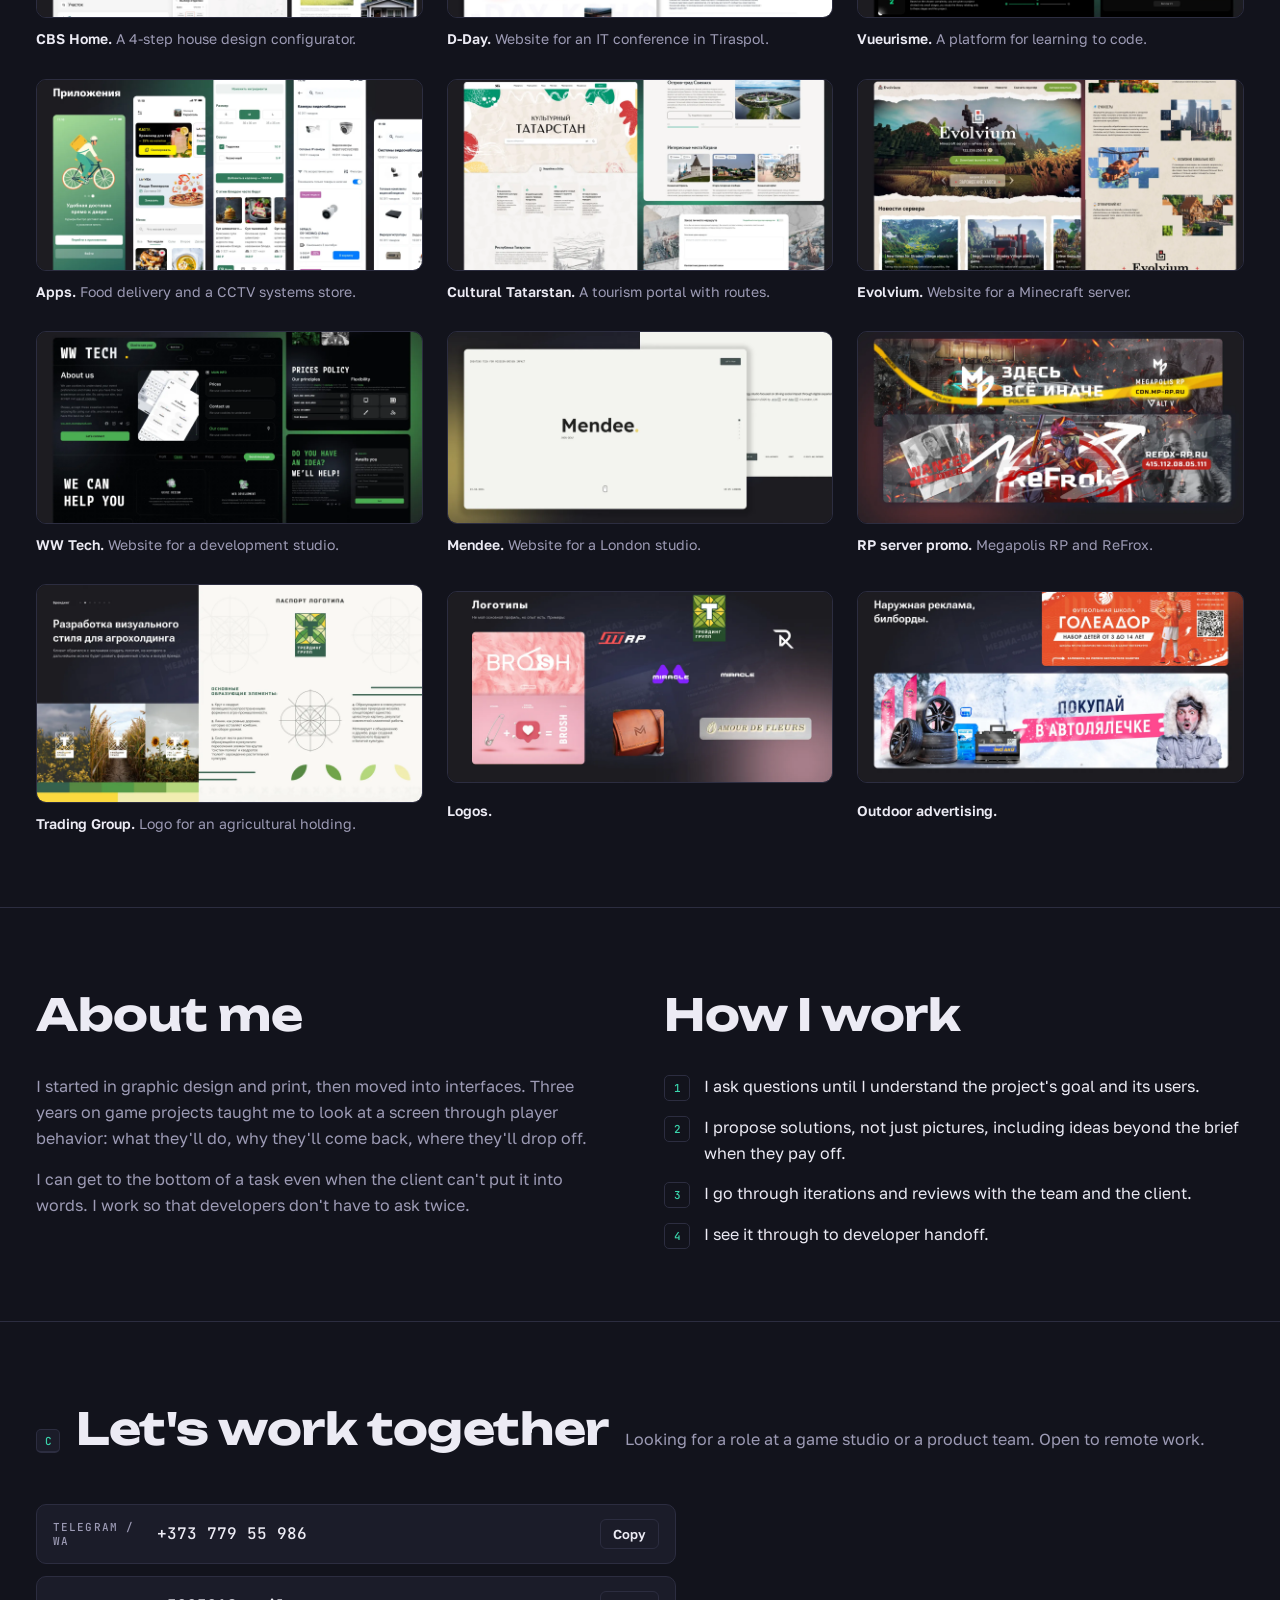
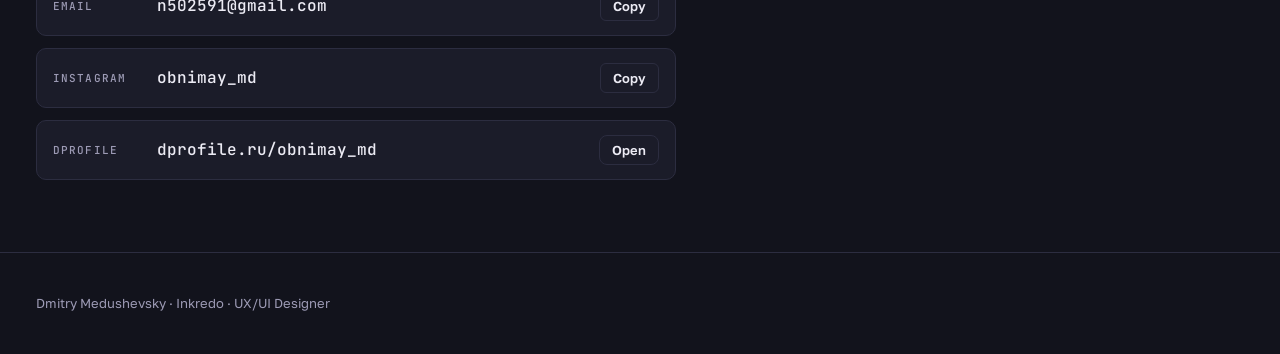
<file: en/index.html>
<!doctype html>
<html lang="en">
<head>
<meta charset="utf-8">
<meta name="viewport" content="width=device-width, initial-scale=1, viewport-fit=cover">
<title>Dmitry Medushevsky — UX/UI Designer</title>
<meta name="description" content="Portfolio of Dmitry Medushevsky: game interfaces, product UX/UI and branding.">
<link rel="alternate" hreflang="ru" href="https://dmitry-cv.github.io/">
<link rel="alternate" hreflang="en" href="https://dmitry-cv.github.io/en/">
<link rel="alternate" hreflang="x-default" href="https://dmitry-cv.github.io/en/">
<link rel="preconnect" href="https://fonts.googleapis.com">
<link rel="stylesheet" href="https://fonts.googleapis.com/css2?family=Unbounded:wght@500;700&family=Golos+Text:wght@400;500;600&family=JetBrains+Mono:wght@500&display=swap">
<link rel="stylesheet" href="../css/style.css">
</head>
<body>
<nav class="bar" aria-label="Sections">
  <div class="wrap">
    <div class="brand"><b>Medushevsky</b> · Inkredo</div>
    <ul class="keys">
      <li><a href="#games" data-short="Games"><kbd>1</kbd><span>Game UI</span></a></li>
      <li><a href="#product" data-short="Product"><kbd>2</kbd><span>Product</span></a></li>
      <li><a href="#brand" data-short="Brand"><kbd>3</kbd><span>Brand</span></a></li>
      <li><a href="#more" data-short="More"><kbd>4</kbd><span>More work</span></a></li>
      <li><a href="#contact" data-short="Contact"><kbd>C</kbd><span>Contact</span></a></li>
    </ul>
    <div class="lang"><a href="../" hreflang="ru" lang="ru" data-lang="ru">RU</a><span aria-current="true">EN</span></div>
  </div>
</nav>

<header class="hero">
  <div class="wrap">
    <div>
      <div class="eyebrow">UX/UI designer · game and product interfaces</div>
      <h1>Interfaces people <em>want to stay&nbsp;in</em></h1>
      <p class="lead">Nine years in design, about three of them in GTA 5 RP, where I designed both game interfaces and the game systems behind them, from HUD and inventory to monetization and the in-game economy. I bring the same approach to engagement to products: dashboards, booking services, online stores.</p>
      <div class="cta">
        <a class="btn primary" href="#games">View case studies</a>
        <a class="btn" href="#contact">Get in touch</a>
        <a class="btn" href="../pdf/Medushevsky-portfolio-en.pdf" download>Download PDF</a>
      </div>
      <p class="print-contacts">+373 779 55 986 (Telegram / WA) · n502591@gmail.com · dmitry-cv.github.io/en/</p>
      <div class="facts">
        <div><strong>9 years</strong><span>in design</span></div>
        <div><strong>≈3 years</strong><span>of game UI for GTA 5 RP</span></div>
        <div><strong>4,545</strong><span>followers of my own brand Obnimay</span></div>
      </div>
    </div>
    <img class="portrait" src="../img/portrait.webp" alt="Dmitry Medushevsky" width="460" height="460">
  </div>
</header>

<main>
<!-- GAMES -->
<section class="chapter" id="games">
  <div class="wrap">
    <div class="chapter-head">
      <kbd>1</kbd>
      <h2>Game UI</h2>
      <p>GTA 5 role-play servers: Roxland, Megapolis RP, ReFrox and others. Here the interface directly affects player count and revenue.</p>
    </div>

    <article class="case">
      <div class="case-text">
        <div class="tags"><span>Game UI</span><span>Game design</span><span>Monetization</span></div>
        <h3>Interfaces and game systems for RP servers</h3>
        <dl>
          <div><dt>Challenge</dt><dd>Players spend hours on a server. They need to find the right action fast, understand how the economy works, and want to come back every day.</dd></div>
          <div><dt>What I did</dt><dd>
            <ul>
              <li>HUD, menus, inventory, ATM, car tuning shop, store</li>
              <li>Daily rewards, referrals, lottery, crafting</li>
              <li>Mechanics balancing, maps and points of interest</li>
              <li>Banners and promo for launches and events</li>
            </ul></dd></div>
        </dl>
      </div>

      <div class="screens">
        <figure>
          <button class="shot" type="button"><img src="../img/tuning.webp" alt="Car modification order screen" loading="lazy" width="1600" height="809"></button>
          <figcaption><b>Tuning shop.</b> Part price and labor cost are shown separately, part condition is visible before purchase, and the cart instantly shows what's left in the wallet.</figcaption>
        </figure>
        <figure>
          <button class="shot" type="button"><img src="../img/atm.webp" alt="Fleeca ATM interface" loading="lazy" width="1600" height="896"></button>
          <figcaption><b>ATM.</b> Twelve operations in one grid, step-by-step amount entry (“step 1 of 3”), with the fee and both balances always in view.</figcaption>
        </figure>
        <div class="pair">
          <figure>
            <button class="shot" type="button"><img src="../img/admin.webp" alt="Admin menu" loading="lazy" width="1470" height="820"></button>
            <figcaption><b>Admin menu.</b> Tickets come first with a counter; locked sections show the access level they require.</figcaption>
          </figure>
          <figure>
            <button class="shot" type="button"><img src="../img/craft.webp" alt="Recipe crafting interface" loading="lazy" width="1600" height="900"></button>
            <figcaption><b>Crafting.</b> The chance to learn a recipe and the cost of an attempt are shown up front; progress plays out right on the workbench.</figcaption>
          </figure>
        </div>
        <figure>
          <button class="shot" type="button"><img src="../img/hud.webp" alt="HUD speedometer and notifications" loading="lazy" width="1600" height="396"></button>
          <figcaption><b>HUD.</b> A speedometer in three states and a notification system: success, access denied, player banned.</figcaption>
        </figure>
        <div class="pair">
          <figure>
            <button class="shot" type="button"><img src="../img/daily.webp" alt="Daily rewards and offer of the week" loading="lazy" width="1600" height="896"></button>
            <figcaption><b>Retention.</b> Separate daily rewards for regular and VIP accounts, a roulette, and a weekly offer with a timer.</figcaption>
          </figure>
          <figure>
            <button class="shot" type="button"><img src="../img/referral.webp" alt="Referral system and lottery in the in-game phone" loading="lazy" width="1600" height="792"></button>
            <figcaption><b>Growth.</b> A referral system with a reward for 100 invites, and a lottery in the in-game phone.</figcaption>
          </figure>
        </div>
        <figure>
          <button class="shot" type="button"><img src="../img/shop.webp" alt="Premium store, inventory and production" loading="lazy" width="1600" height="792"></button>
          <figcaption><b>Economy.</b> Production, playtime bonuses, a premium store, and an inventory with quick access.</figcaption>
        </figure>
        <figure>
          <button class="shot" type="button"><img src="../img/gamemenus.webp" alt="Character menu, house sales, main menu" loading="lazy" width="1600" height="792"></button>
          <figcaption>Character profile, real estate sales with a price filter, main menu, and license plate purchase.</figcaption>
        </figure>
      </div>
    </article>
  </div>
</section>

<!-- PRODUCT -->
<section class="chapter" id="product">
  <div class="wrap">
    <div class="chapter-head">
      <kbd>2</kbd>
      <h2>Product</h2>
      <p>Services where user flows and data matter: personal accounts, booking, online stores, admin panels.</p>
    </div>

    <article class="case">
      <div class="case-text">
        <div class="tags"><span>Dashboard</span><span>Gamification</span></div>
        <h3>Skillanthropy: specialist dashboard</h3>
        <dl>
          <div><dt>Challenge</dt><dd>The platform connects specialists with non-profit projects. People need to fill in their profile, apply, and keep coming back.</dd></div>
          <div><dt>Solution</dt><dd>Game mechanics inside the product: levels, XP, coins, challenges like “first application” or “invite 20 friends”. Application status and available projects sit right next to them.</dd></div>
        </dl>
      </div>
      <div class="screens">
        <figure>
          <button class="shot" type="button"><img src="../img/sk.webp" alt="Skillanthropy dashboard with challenges" loading="lazy" width="1600" height="792"></button>
          <figcaption>Personal dashboard, challenges, and the list of applications with their statuses.</figcaption>
        </figure>
        <figure>
          <button class="shot" type="button"><img src="../img/skill.webp" alt="Skillanthropy website and other landing pages" loading="lazy" width="1600" height="792"></button>
          <figcaption>Platform website, webinar landing page, and Telegram bot menu.</figcaption>
        </figure>
      </div>
    </article>

    <article class="case">
      <div class="case-text">
        <div class="tags"><span>Website</span><span>Admin panel</span><span>Healthcare</span></div>
        <h3>Svyataya Nadezhda: doctor appointments</h3>
        <dl>
          <div><dt>Challenge</dt><dd>A medical diagnostic center needed a website with online booking and a workspace for administrators.</dd></div>
          <div><dt>Solution</dt><dd>Patients choose a doctor and a free slot. Administrators see a calendar, the appointment card, and a change log.</dd></div>
        </dl>
      </div>
      <div class="screens">
        <figure>
          <button class="shot" type="button"><img src="../img/med.webp" alt="Appointment schedule and medical center website" loading="lazy" width="1600" height="792"></button>
          <figcaption>Appointment schedule in the admin panel and the list of specialists on the website.</figcaption>
        </figure>
      </div>
    </article>

    <article class="case">
      <div class="case-text">
        <div class="tags"><span>E-commerce</span><span>Admin panel</span><span>EN</span></div>
        <h3>Vivobiome: shoes made from a foot scan</h3>
        <dl>
          <div><dt>Challenge</dt><dd>Vivobarefoot's innovation venture 3D-prints shoes from a foot scan. It needed a storefront, a customer account, and order management.</dd></div>
          <div><dt>Solution</dt><dd>A restrained storefront true to the brand, a “book a scan, then order” flow, and an order table with statuses for the team.</dd></div>
        </dl>
      </div>
      <div class="screens">
        <figure>
          <button class="shot" type="button"><img src="../img/vivo1.webp" alt="Vivobiome website" loading="lazy" width="1600" height="792"></button>
          <figcaption>Home page and product page.</figcaption>
        </figure>
        <figure>
          <button class="shot" type="button"><img src="../img/vivo2.webp" alt="Vivobiome order admin" loading="lazy" width="1600" height="792"></button>
          <figcaption>Order admin and product card in the account.</figcaption>
        </figure>
      </div>
    </article>
  </div>
</section>

<!-- BRAND -->
<section class="chapter" id="brand">
  <div class="wrap">
    <div class="chapter-head">
      <kbd>3</kbd>
      <h2>Brand</h2>
      <p>Visual identity that goes on to live in print and in the product.</p>
    </div>

    <article class="case">
      <div class="case-text">
        <div class="tags"><span>Rebranding</span><span>Guidelines</span></div>
        <h3>Goleador football school</h3>
        <dl>
          <div><dt>Challenge</dt><dd>A children's football school needed a new identity and rules for using it on kits, ads, and documents.</dd></div>
          <div><dt>Solution</dt><dd>A lion logo and guidelines for kits, scarves, flags, billboards, and documents. Plus the “Champion's Diary”, which motivates kids not to skip practice and to earn rewards.</dd></div>
        </dl>
      </div>
      <div class="screens">
        <figure>
          <button class="shot" type="button"><img src="../img/goleador.webp" alt="Goleador football school guidelines" loading="lazy" width="1600" height="900"></button>
          <figcaption>Guideline pages: ads, scarf, bag, documents, logo passport.</figcaption>
        </figure>
        <figure>
          <button class="shot" type="button"><img src="../img/diary.webp" alt="Champion's Diary" loading="lazy" width="1600" height="317"></button>
          <figcaption>“Champion's Diary” for students.</figcaption>
        </figure>
      </div>
    </article>

    <article class="case">
      <div class="case-text">
        <div class="tags"><span>Personal project</span><span>Illustration</span></div>
        <h3>Obnimay: original greeting cards</h3>
        <dl>
          <div><dt>What it is</dt><dd>My own greeting card brand with delivery across Transnistria and Moldova. I do everything myself: design, content, promotion.</dd></div>
          <div><dt>Numbers</dt><dd>4,545 Instagram followers.</dd></div>
        </dl>
      </div>
      <div class="screens">
        <figure>
          <button class="shot" type="button"><img src="../img/obnimay.webp" alt="Obnimay greeting cards" loading="lazy" width="1600" height="433"></button>
        </figure>
      </div>
    </article>
  </div>
</section>

<!-- MORE -->
<section class="chapter" id="more">
  <div class="wrap">
    <div class="chapter-head">
      <kbd>4</kbd>
      <h2>More work</h2>
      <p>Websites, apps, and graphics. Click an image to enlarge it.</p>
    </div>
    <div class="grid">
      <figure><button class="shot" type="button"><img src="../img/cbs.webp" alt="CBS Home" loading="lazy" width="1600" height="792"></button><figcaption><b>CBS Home.</b> A 4-step house design configurator.</figcaption></figure>
      <figure><button class="shot" type="button"><img src="../img/dday.webp" alt="D-Day" loading="lazy" width="1600" height="792"></button><figcaption><b>D-Day.</b> Website for an IT conference in Tiraspol.</figcaption></figure>
      <figure><button class="shot" type="button"><img src="../img/vue.webp" alt="Vue.js learning" loading="lazy" width="1600" height="792"></button><figcaption><b>Vueurisme.</b> A platform for learning to code.</figcaption></figure>
      <figure><button class="shot" type="button"><img src="../img/apps.webp" alt="Mobile apps" loading="lazy" width="1600" height="792"></button><figcaption><b>Apps.</b> Food delivery and a CCTV systems store.</figcaption></figure>
      <figure><button class="shot" type="button"><img src="../img/tatar.webp" alt="Cultural Tatarstan" loading="lazy" width="1600" height="792"></button><figcaption><b>Cultural Tatarstan.</b> A tourism portal with routes.</figcaption></figure>
      <figure><button class="shot" type="button"><img src="../img/evolvium.webp" alt="Evolvium" loading="lazy" width="1600" height="792"></button><figcaption><b>Evolvium.</b> Website for a Minecraft server.</figcaption></figure>
      <figure><button class="shot" type="button"><img src="../img/wwtech.webp" alt="WW Tech" loading="lazy" width="1600" height="792"></button><figcaption><b>WW Tech.</b> Website for a development studio.</figcaption></figure>
      <figure><button class="shot" type="button"><img src="../img/mendee.webp" alt="Mendee" loading="lazy" width="1600" height="792"></button><figcaption><b>Mendee.</b> Website for a London studio.</figcaption></figure>
      <figure><button class="shot" type="button"><img src="../img/banners.webp" alt="RP server banners" loading="lazy" width="1600" height="792"></button><figcaption><b>RP server promo.</b> Megapolis RP and ReFrox.</figcaption></figure>
      <figure><button class="shot" type="button"><img src="../img/agro.webp" alt="Trading Group" loading="lazy" width="1600" height="900"></button><figcaption><b>Trading Group.</b> Logo for an agricultural holding.</figcaption></figure>
      <figure><button class="shot" type="button"><img src="../img/logos.webp" alt="Logos" loading="lazy" width="1600" height="792"></button><figcaption><b>Logos.</b></figcaption></figure>
      <figure><button class="shot" type="button"><img src="../img/billboards.webp" alt="Outdoor advertising" loading="lazy" width="1600" height="792"></button><figcaption><b>Outdoor advertising.</b></figcaption></figure>
    </div>
  </div>
</section>

<!-- ABOUT -->
<section class="chapter" id="about">
  <div class="wrap about">
    <div>
      <div class="chapter-head" style="margin-bottom:24px"><h2>About me</h2></div>
      <p>I started in graphic design and print, then moved into interfaces. Three years on game projects taught me to look at a screen through player behavior: what they'll do, why they'll come back, where they'll drop off.</p>
      <p>I can get to the bottom of a task even when the client can't put it into words. I work so that developers don't have to ask twice.</p>
    </div>
    <div>
      <div class="chapter-head" style="margin-bottom:24px"><h2>How I work</h2></div>
      <ol class="steps">
        <li>I ask questions until I understand the project's goal and its users.</li>
        <li>I propose solutions, not just pictures, including ideas beyond the brief when they pay off.</li>
        <li>I go through iterations and reviews with the team and the client.</li>
        <li>I see it through to developer handoff.</li>
      </ol>
    </div>
  </div>
</section>

<!-- CONTACT -->
<section class="chapter" id="contact">
  <div class="wrap">
    <div class="chapter-head"><kbd>C</kbd><h2>Let's work together</h2><p>Looking for a role at a game studio or a product team. Open to remote work.</p></div>
    <div class="contact">
      <div class="row"><span>Telegram / WA</span><code>+373 779 55 986</code><button type="button" data-copy="+37377955986">Copy</button></div>
      <div class="row"><span>Email</span><code>n502591@gmail.com</code><button type="button" data-copy="n502591@gmail.com">Copy</button></div>
      <div class="row"><span>Instagram</span><code>obnimay_md</code><button type="button" data-copy="obnimay_md">Copy</button></div>
      <div class="row"><span>Dprofile</span><code>dprofile.ru/obnimay_md</code><a class="btn" style="padding:6px 12px;font-size:13px" href="https://dprofile.ru/obnimay_md" target="_blank" rel="noopener">Open</a></div>
    </div>
  </div>
</section>
</main>

<footer><div class="wrap">Dmitry Medushevsky · Inkredo · UX/UI Designer</div></footer>

<dialog id="lb" aria-label="Enlarged image">
  <button type="button" id="lbClose">Close <kbd>Esc</kbd></button>
  <img id="lbImg" alt="">
</dialog>
<script src="../js/main.js" defer></script>
</body>
</html>
</file>
<file: css/style.css>
/* Layout: HUD-style key bar on top; each case = sticky text column left, screens right; stacks on phones. Single dark look by choice (game-UI world). */
:root{
  --ink:#12131c;        /* page ground, violet-biased near-black */
  --panel:#1b1c29;      /* raised surfaces */
  --line:#2c2d40;
  --text:#ecebf4;
  --muted:#9d9bb5;
  --violet:#8d7dff;     /* accent, taken from his tuning UI */
  --hud:#3ad6ad;        /* key hints only */
  --f-display:"Unbounded","Arial Black",system-ui,sans-serif;
  --f-body:"Golos Text",system-ui,-apple-system,"Segoe UI",sans-serif;
  --f-mono:"JetBrains Mono",ui-monospace,Menlo,Consolas,monospace;
  color-scheme:dark;
}
*{box-sizing:border-box}
html{scroll-behavior:smooth;scroll-padding-top:72px}
@media (prefers-reduced-motion:reduce){html{scroll-behavior:auto}}
body{background:var(--ink);color:var(--text);font:400 16px/1.6 var(--f-body);margin:0}
body::before{content:"";position:fixed;inset:0 0 auto;height:env(safe-area-inset-top,0px);z-index:10;background:var(--ink)}
.wrap{max-width:1240px;margin:0 auto;padding-left:max(16px,env(safe-area-inset-left,0px));padding-right:max(16px,env(safe-area-inset-right,0px))}
a{color:inherit}
img{display:block;max-width:100%;height:auto}
h1,h2,h3{font-family:var(--f-display);font-weight:700;text-wrap:balance;margin:0;letter-spacing:-.01em}
p{margin:0}

/* key bar */
.bar{position:sticky;top:env(safe-area-inset-top,0px);z-index:5;background:color-mix(in srgb,var(--ink) 88%,transparent);backdrop-filter:blur(10px);border-bottom:1px solid var(--line)}
.bar .wrap{display:flex;align-items:center;gap:20px;padding-block:12px}
.brand{font:500 13px var(--f-mono);color:var(--muted);white-space:nowrap}
.brand b{color:var(--text);font-weight:500}
.keys{display:flex;gap:6px 16px;flex-wrap:wrap;margin-left:auto;list-style:none;padding:0;margin-block:0}
.keys a{display:flex;align-items:center;gap:8px;text-decoration:none;font-size:14px;color:var(--muted)}
.keys a:hover,.keys a:focus-visible{color:var(--text)}
kbd{font:500 11px var(--f-mono);min-width:24px;height:24px;padding:0 6px;display:inline-grid;place-items:center;border-radius:5px;background:var(--panel);border:1px solid var(--line);border-bottom-width:2px;color:var(--hud)}
.lang{display:flex;gap:2px;font:500 12px var(--f-mono);border:1px solid var(--line);border-radius:6px;padding:2px}
.lang>*{padding:4px 8px;border-radius:4px;text-decoration:none;color:var(--muted)}
.lang a:hover,.lang a:focus-visible{color:var(--text)}
.lang [aria-current]{background:var(--panel);color:var(--text)}
@media (max-width:760px){.brand{display:none}.keys{margin-left:0;justify-content:space-between;flex:1;min-width:0}.keys kbd{display:none}.keys a span{display:none}.keys{gap:4px 10px}.keys a::after{content:attr(data-short);font-size:13px}.bar .wrap{gap:10px}.lang [aria-current]{display:none}}

/* hero */
.hero .wrap{display:grid;grid-template-columns:minmax(0,1fr) auto;gap:40px;align-items:end;padding-block:72px 48px}
.eyebrow{font:500 12px var(--f-mono);text-transform:uppercase;letter-spacing:.12em;color:var(--hud);margin-bottom:20px}
.hero h1{font-size:clamp(34px,6vw,72px);line-height:1.02}
.hero h1 em{font-style:normal;color:var(--violet)}
.lead{font-size:clamp(17px,1.6vw,20px);color:var(--muted);max-width:58ch;margin-top:24px}
.portrait{width:180px;border-radius:14px;border:1px solid var(--line);filter:grayscale(.25)}
.facts{display:flex;flex-wrap:wrap;gap:12px 40px;margin-top:36px;padding-top:24px;border-top:1px solid var(--line)}
.facts div{display:grid;gap:2px}
.facts strong{font:700 26px var(--f-display);font-variant-numeric:tabular-nums}
.facts span{font-size:13px;color:var(--muted)}
.cta{display:flex;gap:12px;flex-wrap:wrap;margin-top:32px}
.btn{display:inline-flex;align-items:center;gap:10px;font:600 15px var(--f-body);padding:12px 18px;border-radius:8px;text-decoration:none;border:1px solid var(--line);background:var(--panel)}
.btn.primary{background:var(--violet);border-color:var(--violet);color:#120f2c}
.btn:focus-visible,.shot:focus-visible,button:focus-visible,.keys a:focus-visible{outline:2px solid var(--hud);outline-offset:3px}
@media (max-width:760px){.hero .wrap{grid-template-columns:1fr;padding-block:40px 32px}.portrait{width:120px;order:-1}}

/* sections */
section.chapter{padding-block:72px;border-top:1px solid var(--line)}
.chapter-head{display:flex;align-items:baseline;gap:16px;flex-wrap:wrap;margin-bottom:40px}
.chapter-head h2{font-size:clamp(26px,3.6vw,44px)}
.chapter-head p{color:var(--muted);flex:1 1 360px;min-width:0;max-width:60ch}

.case{display:grid;grid-template-columns:minmax(0,380px) minmax(0,1fr);gap:48px;align-items:start}
.case + .case{margin-top:88px}
.case-text{position:sticky;top:96px;display:grid;gap:20px}
.case-text h3{font-size:24px;line-height:1.2}
.tags{display:flex;flex-wrap:wrap;gap:6px}
.tags span{font:500 11px var(--f-mono);text-transform:uppercase;letter-spacing:.08em;color:var(--muted);border:1px solid var(--line);border-radius:4px;padding:3px 7px}
dl{display:grid;gap:14px;margin:0}
dt{font:500 11px var(--f-mono);text-transform:uppercase;letter-spacing:.1em;color:var(--hud)}
dd{margin:4px 0 0;color:var(--text);font-size:15px}
dd ul{margin:6px 0 0;padding-left:18px;display:grid;gap:4px}
.screens{display:grid;gap:24px}
.shot{display:block;padding:0;border:0;background:none;cursor:zoom-in;text-align:left;color:inherit;font:inherit;width:100%}
.shot img{border-radius:10px;border:1px solid var(--line);width:100%}
figure{margin:0;display:grid;gap:10px}
figcaption{font-size:14px;color:var(--muted);max-width:70ch}
figcaption b{color:var(--text);font-weight:600}
.pair{display:grid;grid-template-columns:1fr 1fr;gap:24px}
@media (max-width:900px){.case{grid-template-columns:1fr;gap:28px}.case-text{position:static}.pair{grid-template-columns:1fr}}

/* more work grid */
.grid{display:grid;grid-template-columns:repeat(3,minmax(0,1fr));gap:28px 24px}
.grid figcaption{font-size:14px}
@media (max-width:900px){.grid{grid-template-columns:repeat(2,minmax(0,1fr))}}
@media (max-width:520px){.grid{grid-template-columns:1fr}}

/* about */
.about{display:grid;grid-template-columns:minmax(0,1fr) minmax(0,1fr);gap:48px}
.about p{color:var(--muted);max-width:60ch}
.about p + p{margin-top:16px}
.steps{list-style:none;margin:0;padding:0;display:grid;gap:14px;counter-reset:s}
.steps li{display:grid;grid-template-columns:auto 1fr;gap:14px;align-items:start;counter-increment:s}
.steps li::before{content:counter(s);font:500 11px var(--f-mono);color:var(--hud);border:1px solid var(--line);border-radius:5px;width:24px;height:24px;display:grid;place-items:center;margin-top:1px}
@media (max-width:900px){.about{grid-template-columns:1fr}}

/* contacts */
.contact{display:grid;gap:12px;max-width:640px}
.row{display:flex;align-items:center;gap:12px;flex-wrap:wrap;padding:14px 16px;background:var(--panel);border:1px solid var(--line);border-radius:10px}
.row span{font:500 11px var(--f-mono);text-transform:uppercase;letter-spacing:.1em;color:var(--muted);width:92px}
.row code{font:500 16px var(--f-mono);color:var(--text);flex:1;min-width:0;overflow-wrap:anywhere;user-select:all}
.row button{font:600 13px var(--f-body);background:none;border:1px solid var(--line);color:var(--text);border-radius:6px;padding:6px 12px;cursor:pointer}
footer{padding-block:40px;color:var(--muted);font-size:13px;border-top:1px solid var(--line)}

/* lightbox */
dialog{border:0;padding:0;background:transparent;max-width:min(96vw,1800px);max-height:94vh}
dialog::backdrop{background:rgba(8,8,14,.9)}
dialog img{max-height:90vh;width:auto;border-radius:8px}
dialog button{position:fixed;top:calc(12px + env(safe-area-inset-top,0px));right:calc(12px + env(safe-area-inset-right,0px));font:600 14px var(--f-body);background:var(--panel);color:var(--text);border:1px solid var(--line);border-radius:6px;padding:8px 12px;cursor:pointer}

/* print / PDF: light paper, one column, no chrome; contacts move up under the hero */
.print-contacts{display:none}
@media print{
  @page{size:A4;margin:14mm 12mm}
  :root{--ink:#fff;--panel:#f3f2f8;--line:#d9d8e3;--text:#14141c;--muted:#55546a;--violet:#5b48e0;--hud:#1f8f72;color-scheme:light}
  body{font-size:11pt;line-height:1.45;-webkit-print-color-adjust:exact;print-color-adjust:exact}
  body::before,.bar,.cta,dialog,footer,.row button,.row .btn,.chapter-head kbd,#contact .chapter-head p{display:none!important}
  .wrap{max-width:none;padding:0}
  .print-contacts{display:block;margin-top:14px;font:500 10pt var(--f-mono);color:var(--text)}
  .hero .wrap{grid-template-columns:minmax(0,1fr) auto;padding-block:0 18px;gap:24px;align-items:start}
  .hero h1{font-size:28pt}
  .lead{font-size:12pt;margin-top:12px}
  .portrait{width:110px;filter:none;order:0}
  .facts{margin-top:18px;padding-top:12px}
  .facts strong{font-size:16pt}
  section.chapter{padding-block:18px}
  .chapter-head{margin-bottom:16px}
  .chapter-head h2{font-size:18pt}
  .case{grid-template-columns:1fr;gap:12px}
  .case + .case{margin-top:28px}
  .case-text{position:static;gap:10px;break-inside:avoid}
  .case-text h3{font-size:14pt}
  dd{font-size:10.5pt}
  .screens{gap:14px}
  .pair,.grid{grid-template-columns:1fr 1fr;gap:14px}
  .grid{grid-template-columns:repeat(3,1fr)}
  figure{break-inside:avoid;gap:6px}
  figcaption{font-size:9.5pt}
  .shot img{border-radius:6px}
  .about{grid-template-columns:1fr 1fr;gap:24px}
  .about,.contact{break-inside:avoid}
  .row{padding:6px 10px;background:none}
  .row code{font-size:10.5pt}
}
</file>
